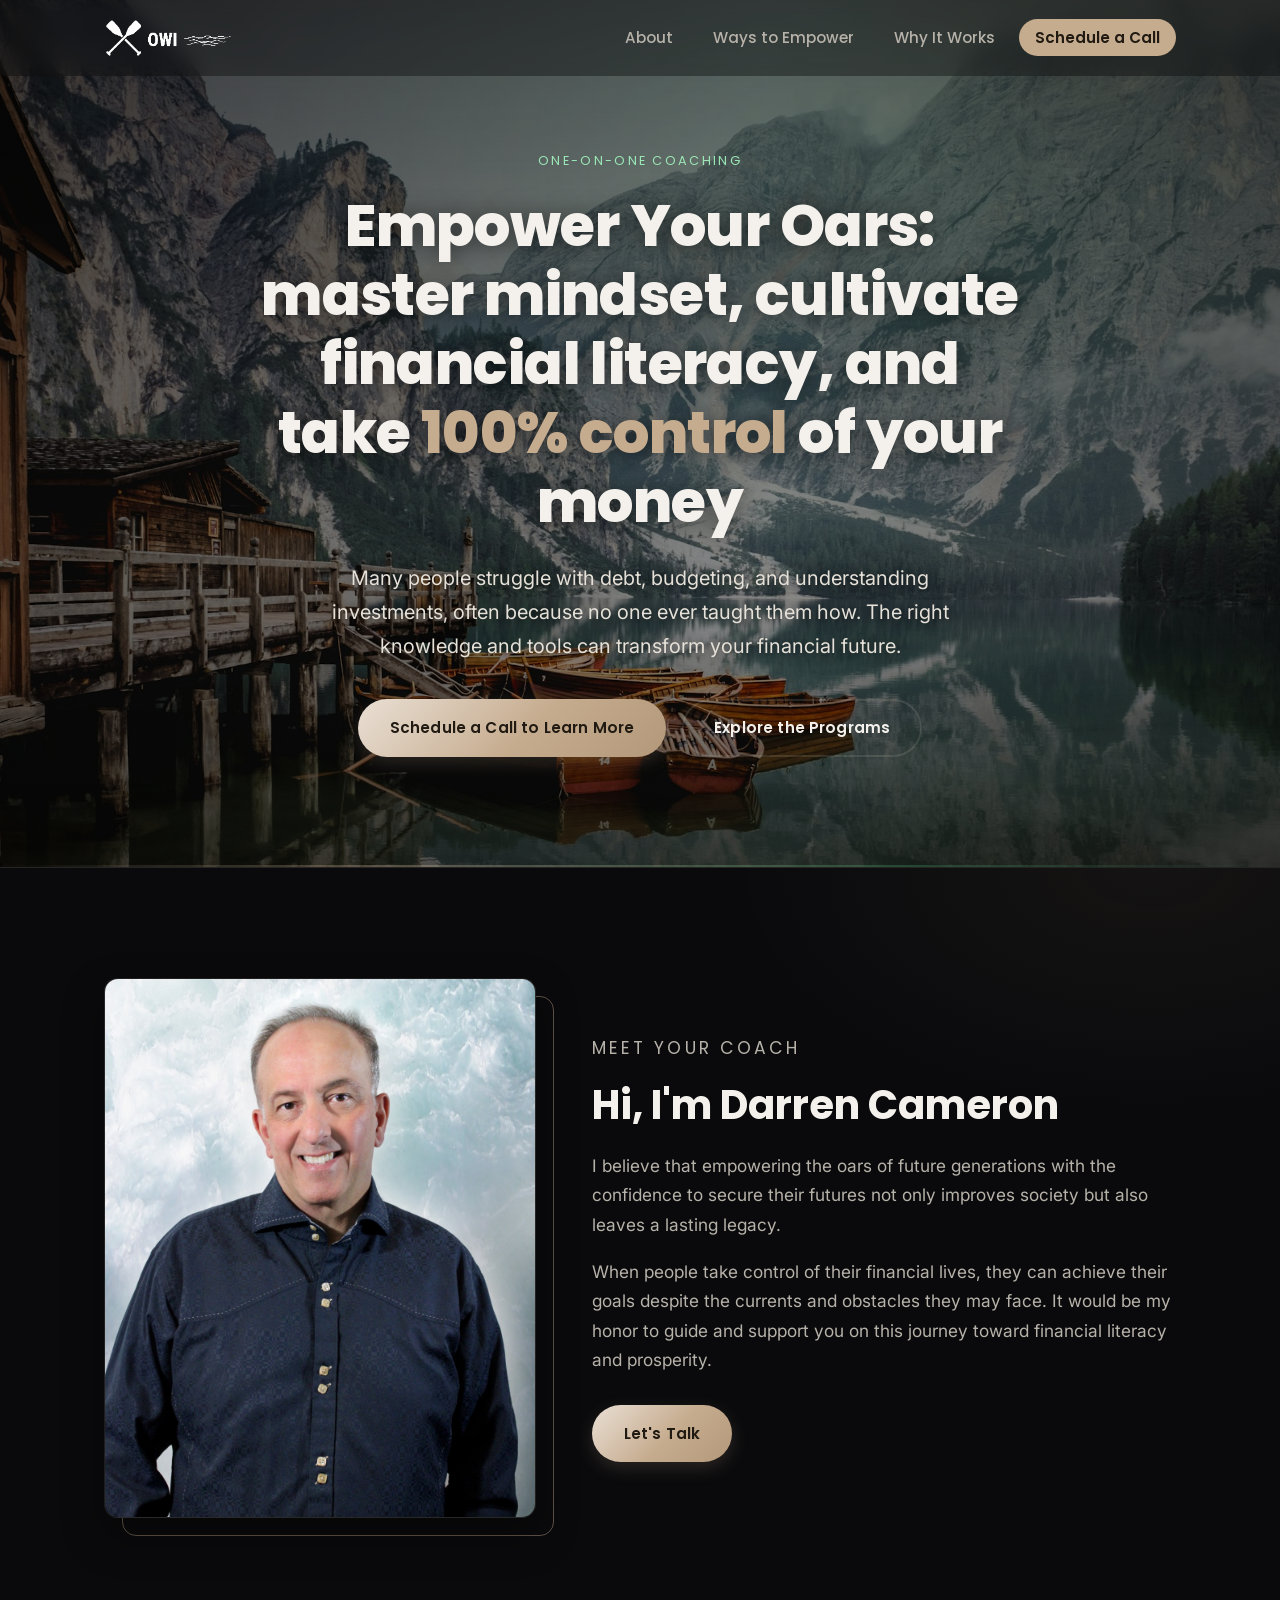
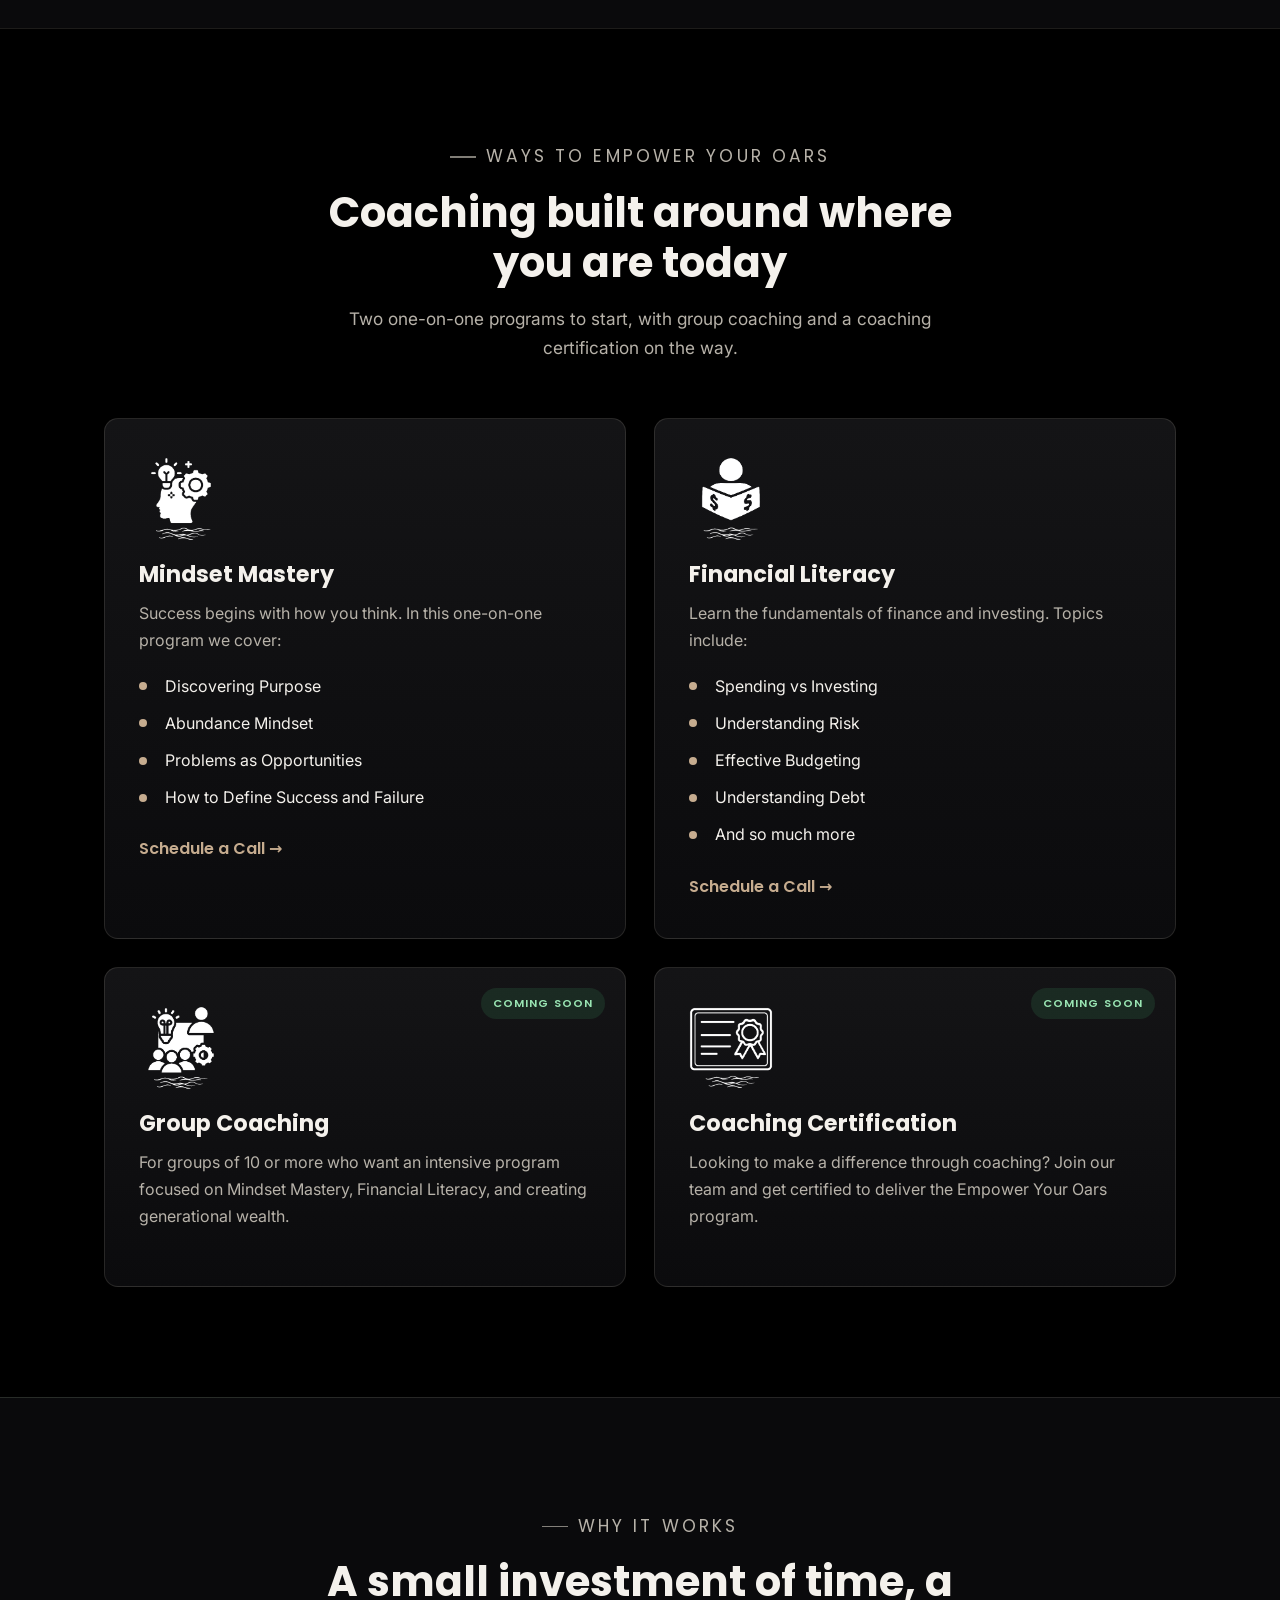
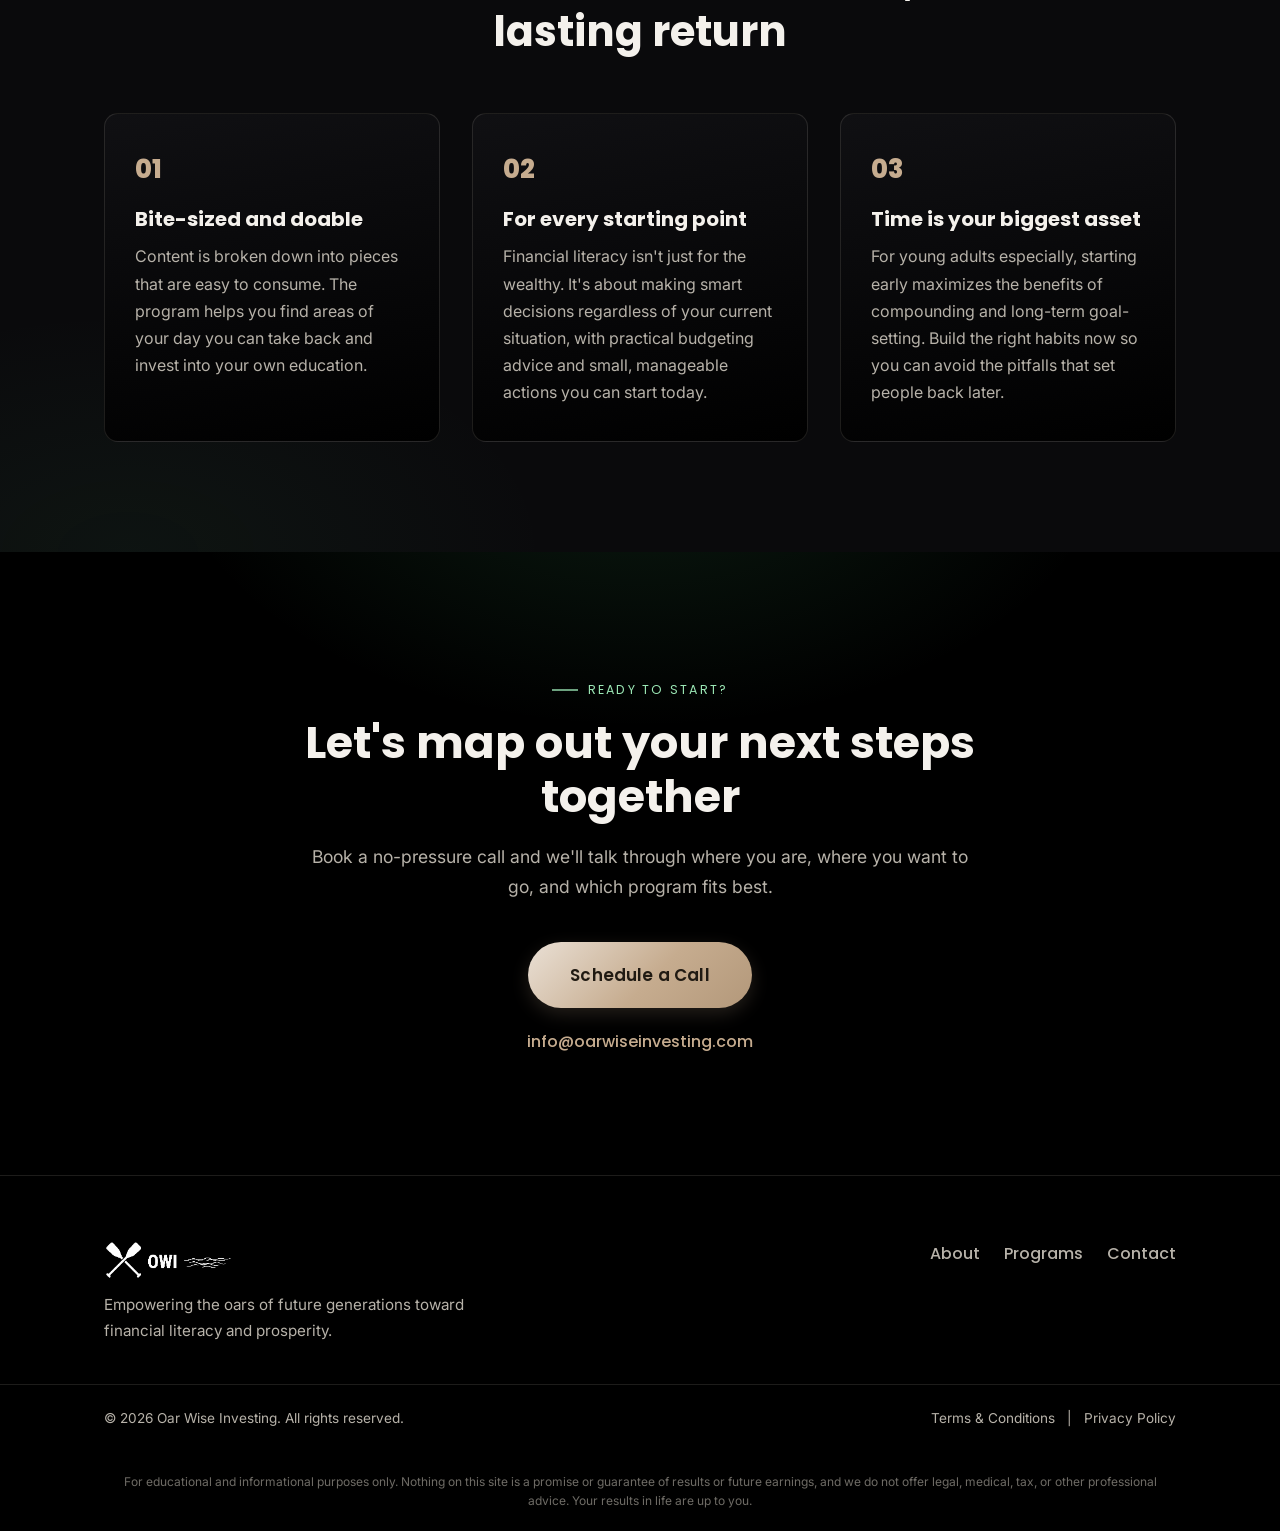
<file: index.html>
<!DOCTYPE html>
<html lang="en">
<!-- Built by Koinos | linkedin.com/in/chana | 2026 -->
<head>
    <meta charset="UTF-8">
    <meta name="viewport" content="width=device-width, initial-scale=1.0">
    <meta name="description" content="Empower Your Oars Coaching Program with Darren Cameron. One-on-one mindset mastery and financial literacy coaching to help you take 100% control of your money and build a lasting legacy.">
    <meta name="author" content="Oar Wise Investing">
    <meta name="robots" content="index, follow">
    <meta name="theme-color" content="#000000">
    <link rel="canonical" href="https://oarwiseinvesting.com/">
    <title>Oar Wise Investing | Empower Your Oars Coaching Program</title>

    <!-- Open Graph / social sharing -->
    <meta property="og:type" content="website">
    <meta property="og:title" content="Empower Your Oars Coaching Program">
    <meta property="og:description" content="Master mindset, cultivate financial literacy, and take 100% control of your money with one-on-one coaching from Darren Cameron.">
    <meta property="og:site_name" content="Oar Wise Investing">
    <meta property="og:url" content="https://oarwiseinvesting.com/">
    <meta property="og:image" content="https://oarwiseinvesting.com/images/social-card.jpg">
    <meta property="og:image:width" content="1200">
    <meta property="og:image:height" content="630">
    <meta property="og:image:alt" content="Oar Wise Investing - Empower Your Oars Coaching Program">
    <meta name="twitter:card" content="summary_large_image">
    <meta name="twitter:title" content="Empower Your Oars Coaching Program">
    <meta name="twitter:description" content="Master mindset, cultivate financial literacy, and take 100% control of your money.">
    <meta name="twitter:image" content="https://oarwiseinvesting.com/images/social-card.jpg">

    <link rel="icon" href="favicon.ico" sizes="any">
    <link rel="icon" type="image/png" href="images/logo-square.png">
    <link rel="apple-touch-icon" href="images/logo-square.png">

    <!-- Structured data: coaching business + founder -->
    <script type="application/ld+json">
    {
      "@context": "https://schema.org",
      "@type": "ProfessionalService",
      "name": "Oar Wise Investing",
      "alternateName": "Empower Your Oars Coaching Program",
      "description": "One-on-one mindset mastery and financial literacy coaching with Darren Cameron, helping people take control of their money and build a lasting legacy.",
      "url": "https://oarwiseinvesting.com/",
      "email": "info@oarwiseinvesting.com",
      "image": "https://oarwiseinvesting.com/images/social-card.jpg",
      "logo": "https://oarwiseinvesting.com/images/logo-square.png",
      "priceRange": "$$",
      "areaServed": "CA",
      "founder": {
        "@type": "Person",
        "name": "Darren Cameron",
        "jobTitle": "Financial Literacy & Mindset Coach"
      },
      "makesOffer": [
        {
          "@type": "Offer",
          "itemOffered": {
            "@type": "Service",
            "name": "Mindset Mastery Coaching Program",
            "description": "One-on-one coaching covering discovering purpose, abundance mindset, problems as opportunities, and defining success and failure."
          }
        },
        {
          "@type": "Offer",
          "itemOffered": {
            "@type": "Service",
            "name": "Financial Literacy Coaching Program",
            "description": "One-on-one coaching covering spending vs investing, understanding risk, effective budgeting, and understanding debt."
          }
        }
      ]
    }
    </script>
    <link rel="preconnect" href="https://fonts.googleapis.com">
    <link rel="preconnect" href="https://fonts.gstatic.com" crossorigin>
    <link href="https://fonts.googleapis.com/css2?family=Poppins:wght@400;500;600;700;800&family=Inter:wght@300;400;500;600&display=swap" rel="stylesheet">
    <link rel="stylesheet" href="styles.css">
</head>
<body>
    <!-- Navigation -->
    <header class="site-header" id="top">
        <nav class="nav-container">
            <a href="#top" class="logo" aria-label="Oar Wise Investing home">
                <img src="images/logo-wide.png" alt="Oar Wise Investing" class="logo-img">
            </a>
            <button class="nav-toggle" aria-label="Toggle navigation" aria-expanded="false">
                <span></span>
                <span></span>
                <span></span>
            </button>
            <ul class="nav-links">
                <li><a href="#about">About</a></li>
                <li><a href="#programs">Ways to Empower</a></li>
                <li><a href="#approach">Why It Works</a></li>
                <li><a href="#contact" class="nav-cta">Schedule a Call</a></li>
            </ul>
        </nav>
    </header>

    <!-- Hero Section -->
    <section class="hero">
        <div class="hero-bg" aria-hidden="true"></div>
        <div class="hero-content">
            <p class="hero-eyebrow">One-on-One Coaching</p>
            <h1>Empower Your Oars: master mindset, cultivate financial literacy, and take <em>100% control</em> of your money</h1>
            <p class="hero-subtitle">Many people struggle with debt, budgeting, and understanding investments, often because no one ever taught them how. The right knowledge and tools can transform your financial future.</p>
            <div class="hero-actions">
                <a href="#contact" class="btn btn-primary">Schedule a Call to Learn More</a>
                <a href="#programs" class="btn btn-secondary">Explore the Programs</a>
            </div>
        </div>
    </section>

    <!-- About / Darren Section -->
    <section class="about" id="about">
        <div class="container about-grid">
            <div class="about-photo">
                <div class="about-photo-frame">
                    <img src="images/darren.jpg" alt="Darren Cameron, founder of Oar Wise Investing" loading="lazy">
                </div>
            </div>
            <div class="about-text">
                <p class="section-eyebrow">Meet Your Coach</p>
                <h2>Hi, I'm Darren Cameron</h2>
                <p>I believe that empowering the oars of future generations with the confidence to secure their futures not only improves society but also leaves a lasting legacy.</p>
                <p>When people take control of their financial lives, they can achieve their goals despite the currents and obstacles they may face. It would be my honor to guide and support you on this journey toward financial literacy and prosperity.</p>
                <a href="#contact" class="btn btn-primary btn-inline">Let's Talk</a>
            </div>
        </div>
    </section>

    <!-- Programs Section -->
    <section class="programs" id="programs">
        <div class="container">
            <div class="section-header">
                <p class="section-eyebrow">Ways to Empower Your Oars</p>
                <h2>Coaching built around where you are today</h2>
                <p class="section-lead">Two one-on-one programs to start, with group coaching and a coaching certification on the way.</p>
            </div>
            <div class="programs-grid">
                <!-- Mindset Mastery -->
                <article class="program-card">
                    <div class="program-icon">
                        <img src="images/icon-mindset.png" alt="" loading="lazy">
                    </div>
                    <h3>Mindset Mastery</h3>
                    <p class="program-desc">Success begins with how you think. In this one-on-one program we cover:</p>
                    <ul class="program-list">
                        <li>Discovering Purpose</li>
                        <li>Abundance Mindset</li>
                        <li>Problems as Opportunities</li>
                        <li>How to Define Success and Failure</li>
                    </ul>
                    <a href="#contact" class="program-link">Schedule a Call &rarr;</a>
                </article>

                <!-- Financial Literacy -->
                <article class="program-card">
                    <div class="program-icon">
                        <img src="images/icon-financial.png" alt="" loading="lazy">
                    </div>
                    <h3>Financial Literacy</h3>
                    <p class="program-desc">Learn the fundamentals of finance and investing. Topics include:</p>
                    <ul class="program-list">
                        <li>Spending vs Investing</li>
                        <li>Understanding Risk</li>
                        <li>Effective Budgeting</li>
                        <li>Understanding Debt</li>
                        <li>And so much more</li>
                    </ul>
                    <a href="#contact" class="program-link">Schedule a Call &rarr;</a>
                </article>

                <!-- Group Coaching -->
                <article class="program-card program-card--soon">
                    <span class="program-badge">Coming Soon</span>
                    <div class="program-icon">
                        <img src="images/icon-group.png" alt="" loading="lazy">
                    </div>
                    <h3>Group Coaching</h3>
                    <p class="program-desc">For groups of 10 or more who want an intensive program focused on Mindset Mastery, Financial Literacy, and creating generational wealth.</p>
                </article>

                <!-- Certification -->
                <article class="program-card program-card--soon">
                    <span class="program-badge">Coming Soon</span>
                    <div class="program-icon">
                        <img src="images/icon-certification.png" alt="" loading="lazy">
                    </div>
                    <h3>Coaching Certification</h3>
                    <p class="program-desc">Looking to make a difference through coaching? Join our team and get certified to deliver the Empower Your Oars program.</p>
                </article>
            </div>
        </div>
    </section>

    <!-- Approach / Why It Works -->
    <section class="approach" id="approach">
        <div class="container">
            <div class="section-header">
                <p class="section-eyebrow">Why It Works</p>
                <h2>A small investment of time, a lasting return</h2>
            </div>
            <div class="approach-grid">
                <div class="approach-item">
                    <div class="approach-num">01</div>
                    <h3>Bite-sized and doable</h3>
                    <p>Content is broken down into pieces that are easy to consume. The program helps you find areas of your day you can take back and invest into your own education.</p>
                </div>
                <div class="approach-item">
                    <div class="approach-num">02</div>
                    <h3>For every starting point</h3>
                    <p>Financial literacy isn't just for the wealthy. It's about making smart decisions regardless of your current situation, with practical budgeting advice and small, manageable actions you can start today.</p>
                </div>
                <div class="approach-item">
                    <div class="approach-num">03</div>
                    <h3>Time is your biggest asset</h3>
                    <p>For young adults especially, starting early maximizes the benefits of compounding and long-term goal-setting. Build the right habits now so you can avoid the pitfalls that set people back later.</p>
                </div>
            </div>
        </div>
    </section>

    <!-- Contact / CTA Section -->
    <section class="contact" id="contact">
        <div class="container contact-inner">
            <p class="section-eyebrow section-eyebrow--light">Ready to Start?</p>
            <h2>Let's map out your next steps together</h2>
            <p class="contact-lead">Book a no-pressure call and we'll talk through where you are, where you want to go, and which program fits best.</p>
            <div class="contact-actions">
                <a href="https://oarwiseinvesting.com/schedule-call-6978-4164" class="btn btn-primary btn-lg">Schedule a Call</a>
                <a href="mailto:info@oarwiseinvesting.com" class="contact-email">info@oarwiseinvesting.com</a>
            </div>
        </div>
    </section>

    <!-- Footer -->
    <footer class="site-footer">
        <div class="container footer-inner">
            <div class="footer-brand">
                <img src="images/logo-wide.png" alt="Oar Wise Investing" class="footer-logo">
                <p>Empowering the oars of future generations toward financial literacy and prosperity.</p>
            </div>
            <div class="footer-links">
                <a href="#about">About</a>
                <a href="#programs">Programs</a>
                <a href="#contact">Contact</a>
            </div>
        </div>
        <div class="footer-bottom">
            <div class="container footer-bottom-inner">
                <p>&copy; <span id="year">2026</span> Oar Wise Investing. All rights reserved.</p>
                <p class="footer-legal">
                    <a href="#">Terms &amp; Conditions</a>
                    <span aria-hidden="true">|</span>
                    <a href="#">Privacy Policy</a>
                </p>
            </div>
        </div>
        <div class="footer-disclaimer">
            <div class="container">
                <p>For educational and informational purposes only. Nothing on this site is a promise or guarantee of results or future earnings, and we do not offer legal, medical, tax, or other professional advice. Your results in life are up to you.</p>
            </div>
        </div>
    </footer>

    <script>
        // Mobile nav toggle
        (function () {
            var toggle = document.querySelector('.nav-toggle');
            var links = document.querySelector('.nav-links');
            if (toggle && links) {
                var siteHeader = document.querySelector('.site-header');
                toggle.addEventListener('click', function () {
                    var open = links.classList.toggle('is-open');
                    toggle.setAttribute('aria-expanded', open ? 'true' : 'false');
                    if (siteHeader) { siteHeader.classList.toggle('menu-open', open); }
                });
                links.addEventListener('click', function (e) {
                    if (e.target.tagName === 'A') {
                        links.classList.remove('is-open');
                        toggle.setAttribute('aria-expanded', 'false');
                        if (siteHeader) { siteHeader.classList.remove('menu-open'); }
                    }
                });
            }

            // Shrink header on scroll
            var header = document.querySelector('.site-header');
            window.addEventListener('scroll', function () {
                if (window.scrollY > 20) {
                    header.classList.add('is-scrolled');
                } else {
                    header.classList.remove('is-scrolled');
                }
            });

            // Reveal on scroll
            var revealEls = document.querySelectorAll('[data-reveal], .program-card, .approach-item, .about-grid');
            if ('IntersectionObserver' in window) {
                var io = new IntersectionObserver(function (entries) {
                    entries.forEach(function (entry) {
                        if (entry.isIntersecting) {
                            entry.target.classList.add('is-visible');
                            io.unobserve(entry.target);
                        }
                    });
                }, { threshold: 0.12 });
                revealEls.forEach(function (el) {
                    el.classList.add('reveal');
                    io.observe(el);
                });
            }

            // Current year
            var y = document.getElementById('year');
            if (y) { y.textContent = new Date().getFullYear(); }
        })();
    </script>
</body>
</html>
</file>
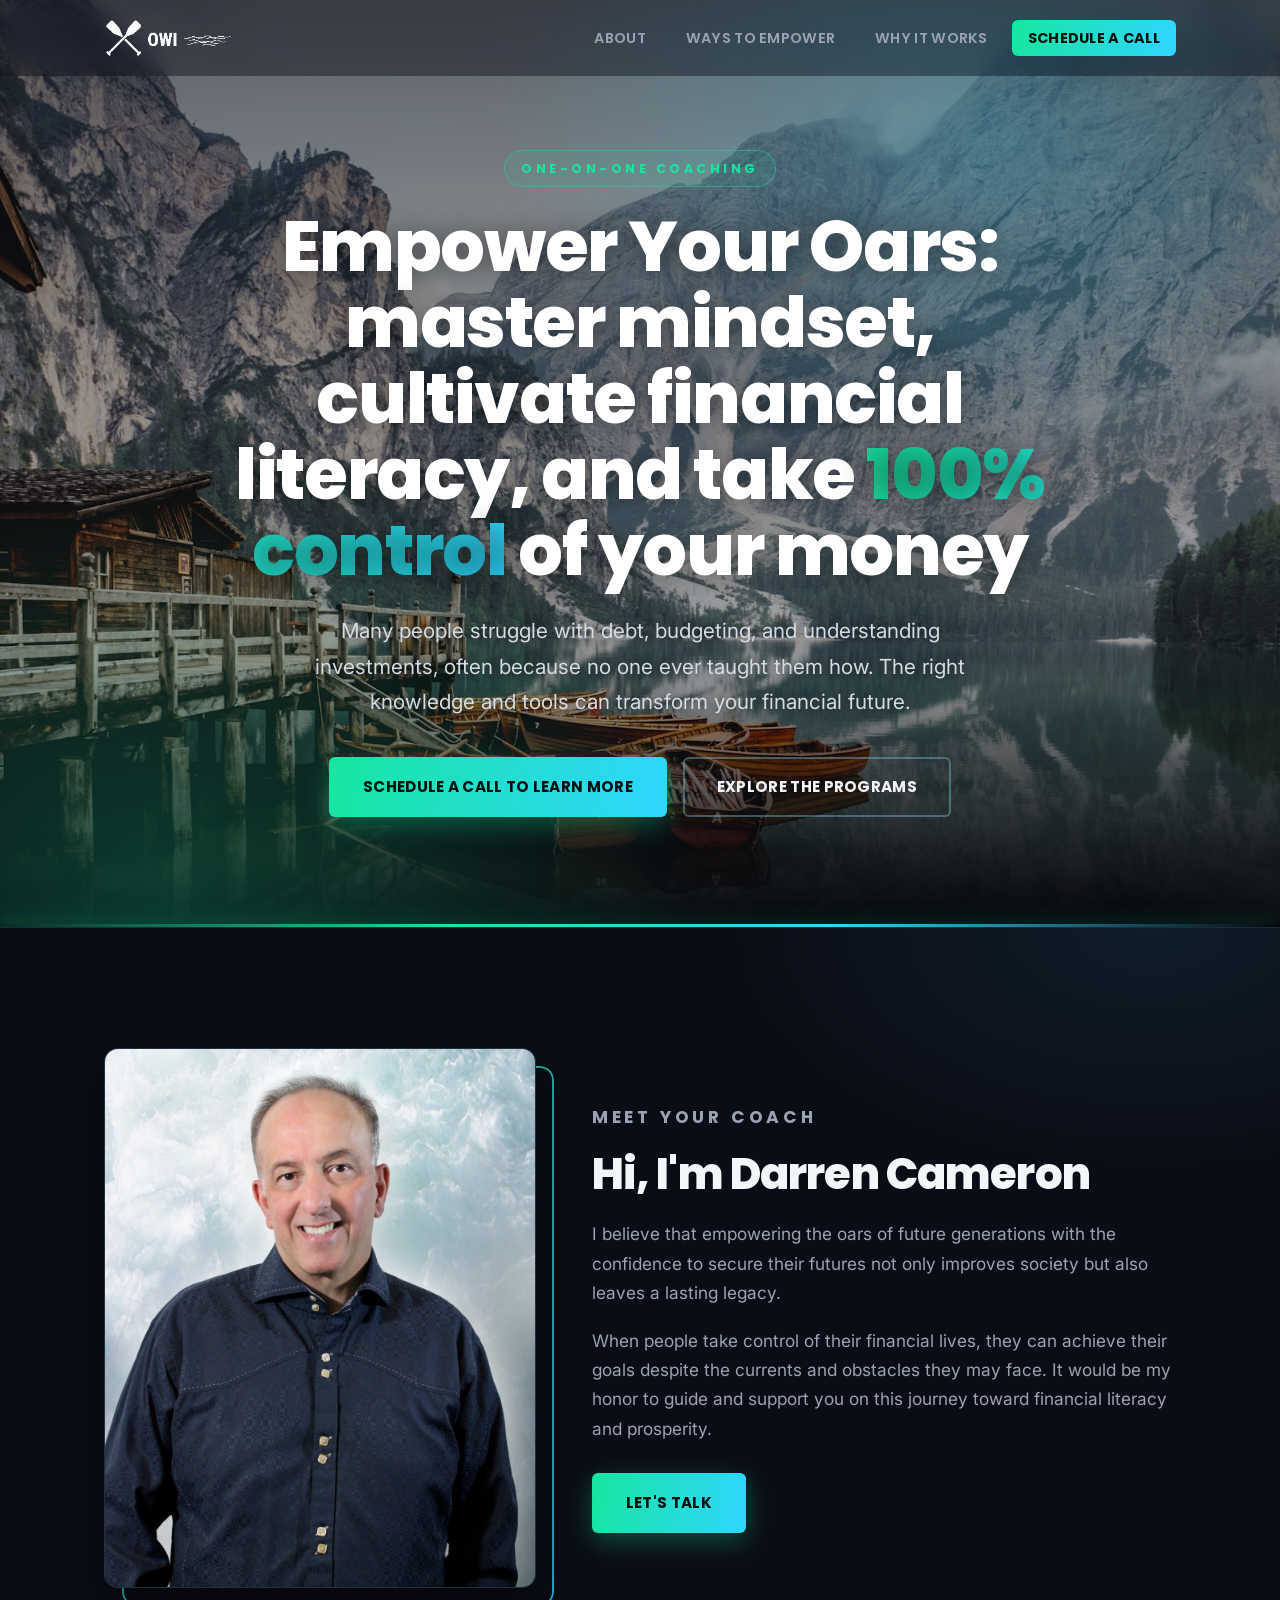
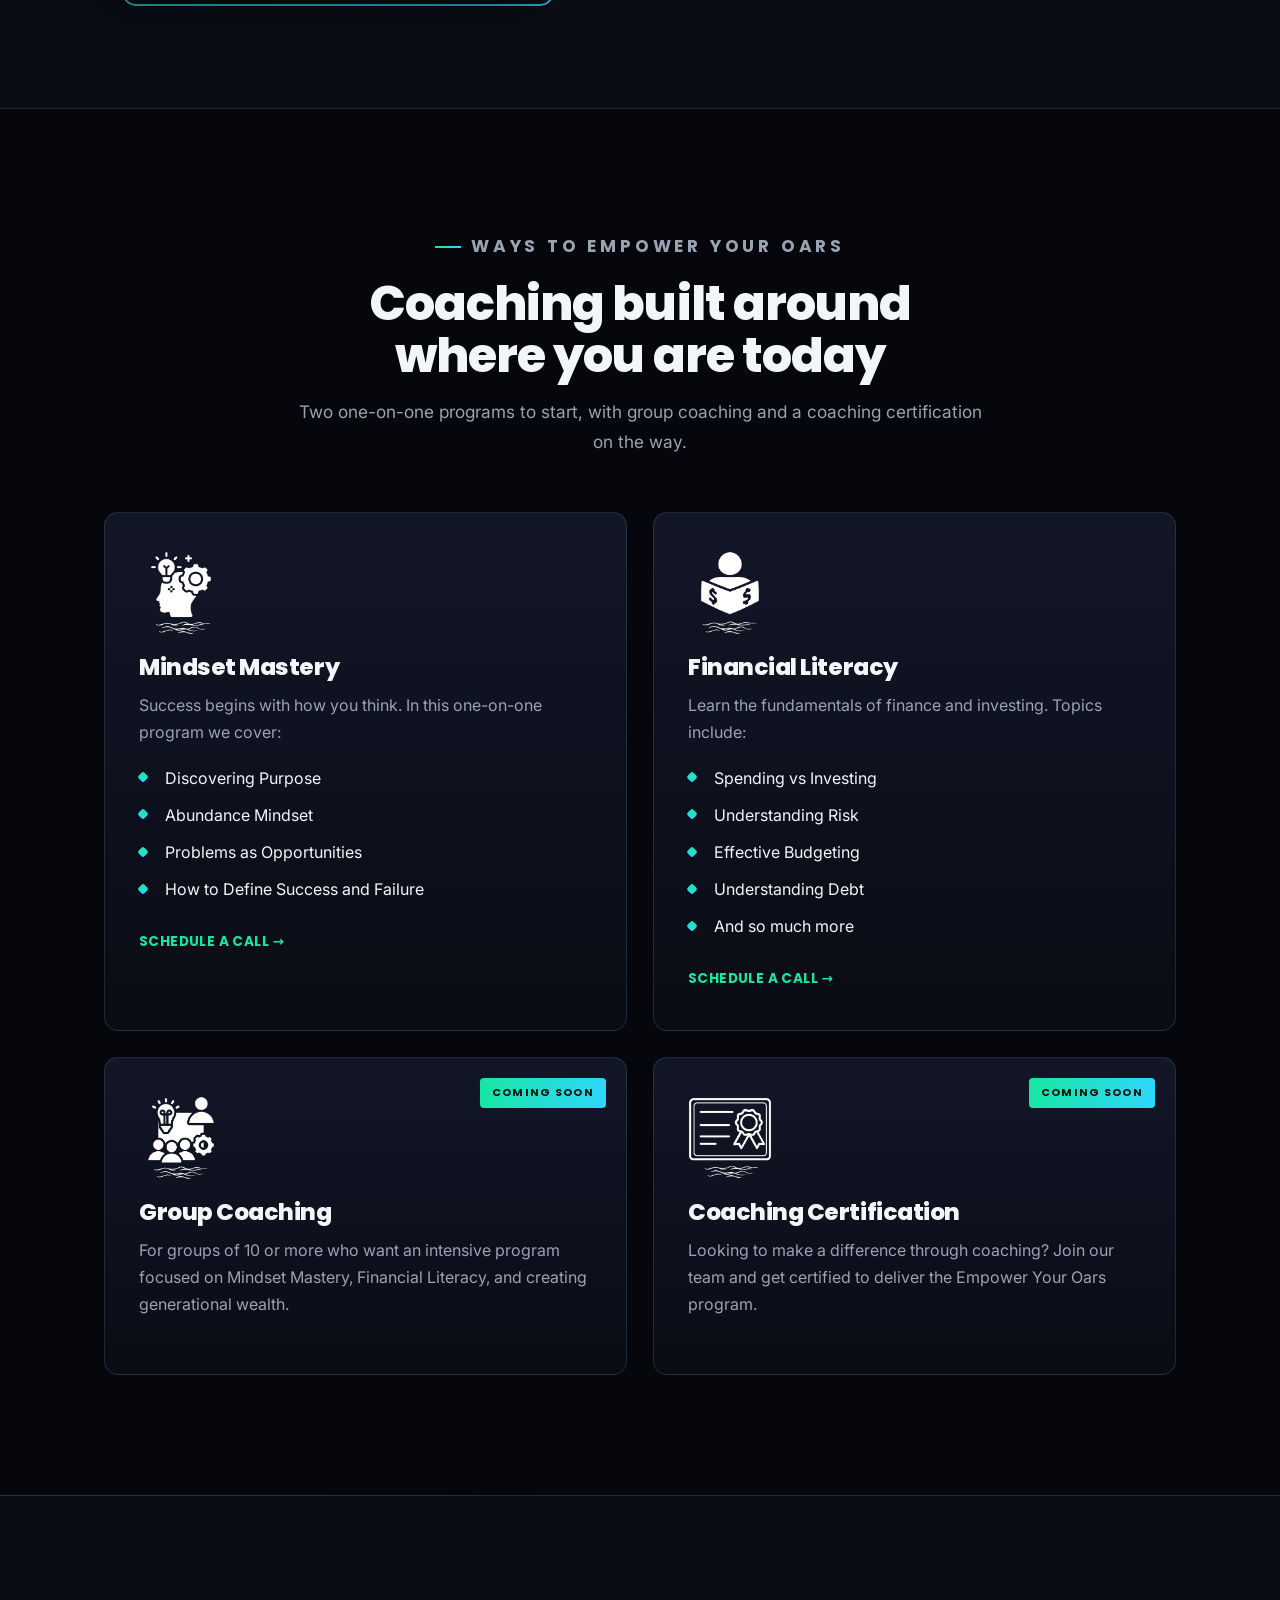
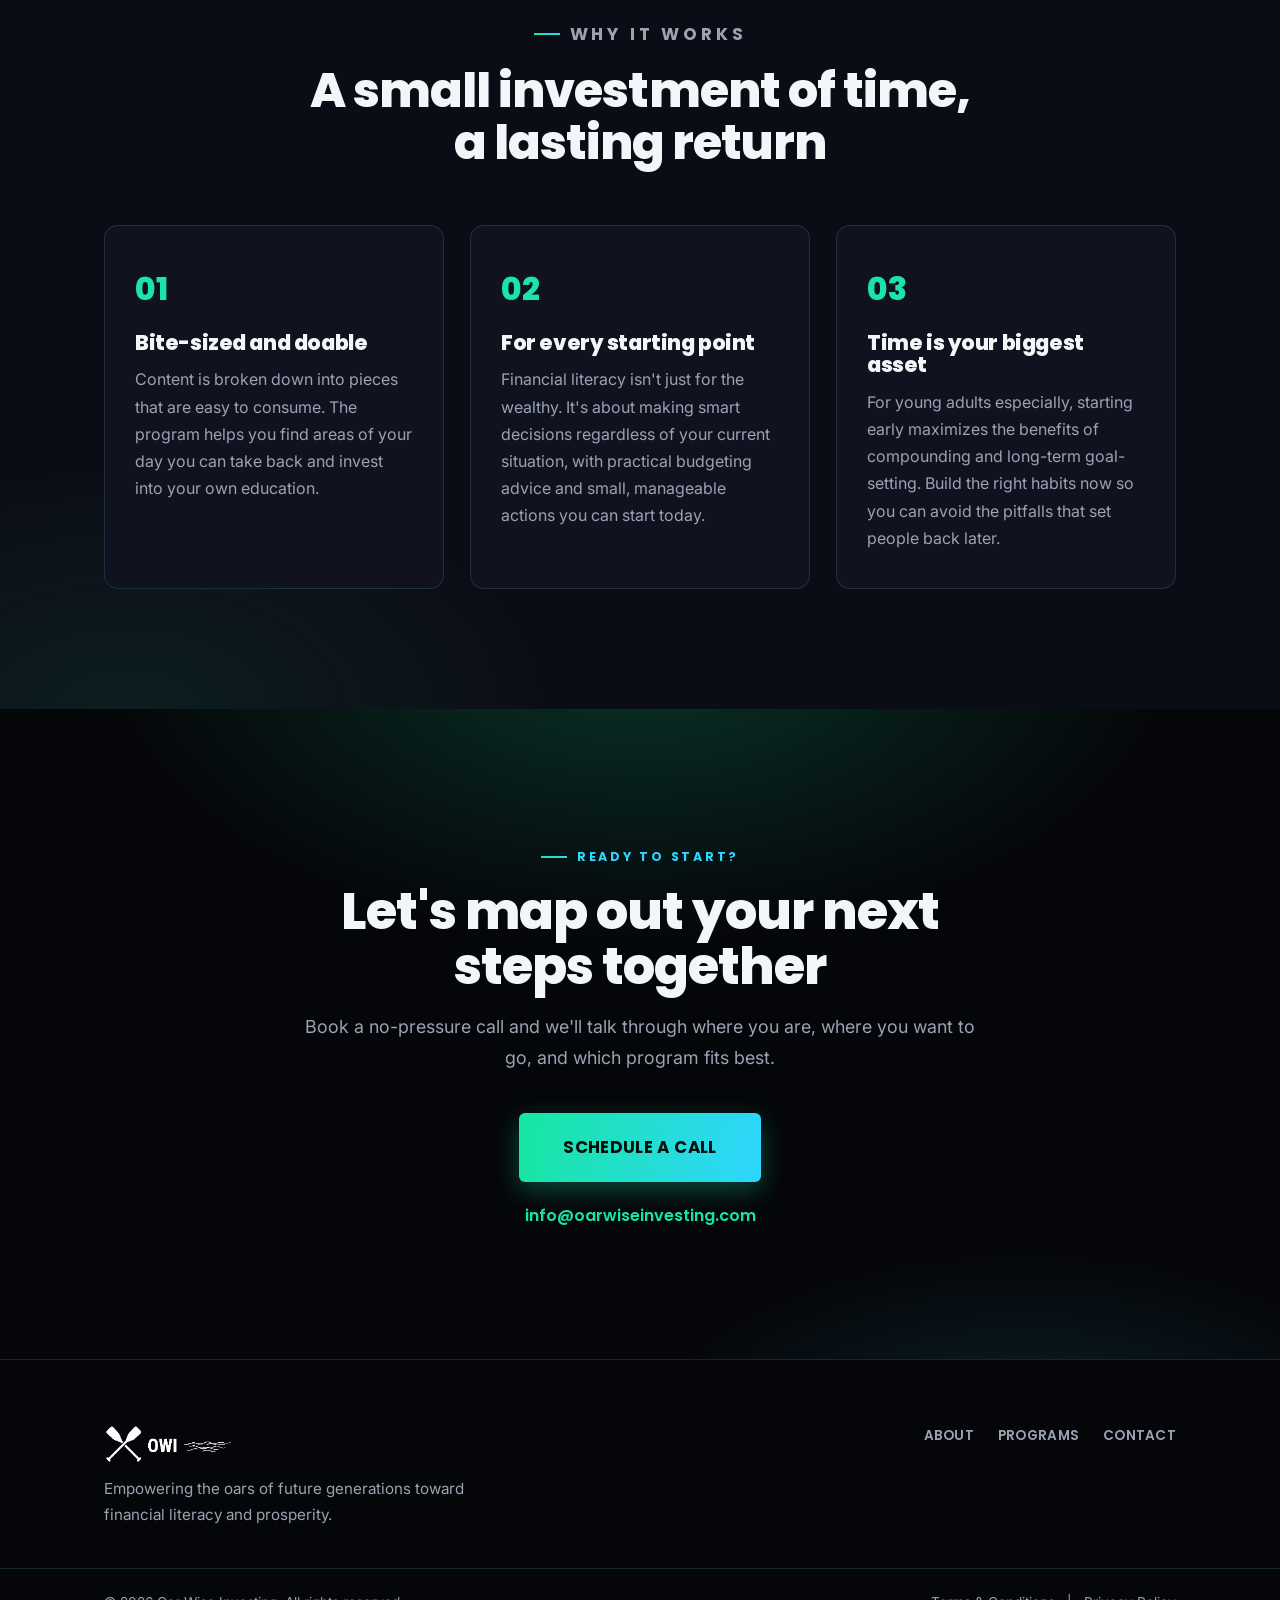
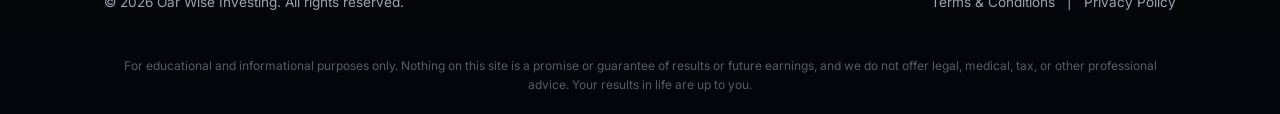
<file: index-edgy.html>
<!DOCTYPE html>
<html lang="en">
<!-- Built by Koinos | linkedin.com/in/chana | 2026 -->
<head>
    <meta charset="UTF-8">
    <meta name="viewport" content="width=device-width, initial-scale=1.0">
    <meta name="description" content="Empower Your Oars Coaching Program with Darren Cameron. One-on-one mindset mastery and financial literacy coaching to help you take 100% control of your money and build a lasting legacy.">
    <meta name="author" content="Oar Wise Investing">
    <meta name="robots" content="noindex, nofollow">
    <meta name="theme-color" content="#06070d">
    <title>Oar Wise Investing | Empower Your Oars (Bold Theme Preview)</title>

    <!-- Open Graph / social sharing -->
    <meta property="og:type" content="website">
    <meta property="og:title" content="Empower Your Oars Coaching Program">
    <meta property="og:description" content="Master mindset, cultivate financial literacy, and take 100% control of your money with one-on-one coaching from Darren Cameron.">
    <meta property="og:site_name" content="Oar Wise Investing">
    <meta property="og:url" content="https://oarwiseinvesting.com/">
    <meta property="og:image" content="https://oarwiseinvesting.com/images/social-card.jpg">
    <meta property="og:image:width" content="1200">
    <meta property="og:image:height" content="630">
    <meta property="og:image:alt" content="Oar Wise Investing - Empower Your Oars Coaching Program">
    <meta name="twitter:card" content="summary_large_image">
    <meta name="twitter:title" content="Empower Your Oars Coaching Program">
    <meta name="twitter:description" content="Master mindset, cultivate financial literacy, and take 100% control of your money.">
    <meta name="twitter:image" content="https://oarwiseinvesting.com/images/social-card.jpg">

    <link rel="icon" href="favicon.ico" sizes="any">
    <link rel="icon" type="image/png" href="images/logo-square.png">
    <link rel="apple-touch-icon" href="images/logo-square.png">

    <!-- Structured data: coaching business + founder -->
    <script type="application/ld+json">
    {
      "@context": "https://schema.org",
      "@type": "ProfessionalService",
      "name": "Oar Wise Investing",
      "alternateName": "Empower Your Oars Coaching Program",
      "description": "One-on-one mindset mastery and financial literacy coaching with Darren Cameron, helping people take control of their money and build a lasting legacy.",
      "url": "https://oarwiseinvesting.com/",
      "email": "info@oarwiseinvesting.com",
      "image": "https://oarwiseinvesting.com/images/social-card.jpg",
      "logo": "https://oarwiseinvesting.com/images/logo-square.png",
      "priceRange": "$$",
      "areaServed": "CA",
      "founder": {
        "@type": "Person",
        "name": "Darren Cameron",
        "jobTitle": "Financial Literacy & Mindset Coach"
      },
      "makesOffer": [
        {
          "@type": "Offer",
          "itemOffered": {
            "@type": "Service",
            "name": "Mindset Mastery Coaching Program",
            "description": "One-on-one coaching covering discovering purpose, abundance mindset, problems as opportunities, and defining success and failure."
          }
        },
        {
          "@type": "Offer",
          "itemOffered": {
            "@type": "Service",
            "name": "Financial Literacy Coaching Program",
            "description": "One-on-one coaching covering spending vs investing, understanding risk, effective budgeting, and understanding debt."
          }
        }
      ]
    }
    </script>
    <link rel="preconnect" href="https://fonts.googleapis.com">
    <link rel="preconnect" href="https://fonts.gstatic.com" crossorigin>
    <link href="https://fonts.googleapis.com/css2?family=Poppins:wght@400;500;600;700;800&family=Inter:wght@300;400;500;600&display=swap" rel="stylesheet">
    <link rel="stylesheet" href="styles-edgy.css">
</head>
<body>
    <!-- Navigation -->
    <header class="site-header" id="top">
        <nav class="nav-container">
            <a href="#top" class="logo" aria-label="Oar Wise Investing home">
                <img src="images/logo-wide.png" alt="Oar Wise Investing" class="logo-img">
            </a>
            <button class="nav-toggle" aria-label="Toggle navigation" aria-expanded="false">
                <span></span>
                <span></span>
                <span></span>
            </button>
            <ul class="nav-links">
                <li><a href="#about">About</a></li>
                <li><a href="#programs">Ways to Empower</a></li>
                <li><a href="#approach">Why It Works</a></li>
                <li><a href="#contact" class="nav-cta">Schedule a Call</a></li>
            </ul>
        </nav>
    </header>

    <!-- Hero Section -->
    <section class="hero">
        <div class="hero-bg" aria-hidden="true"></div>
        <div class="hero-content">
            <p class="hero-eyebrow">One-on-One Coaching</p>
            <h1>Empower Your Oars: master mindset, cultivate financial literacy, and take <em>100% control</em> of your money</h1>
            <p class="hero-subtitle">Many people struggle with debt, budgeting, and understanding investments, often because no one ever taught them how. The right knowledge and tools can transform your financial future.</p>
            <div class="hero-actions">
                <a href="#contact" class="btn btn-primary">Schedule a Call to Learn More</a>
                <a href="#programs" class="btn btn-secondary">Explore the Programs</a>
            </div>
        </div>
    </section>

    <!-- About / Darren Section -->
    <section class="about" id="about">
        <div class="container about-grid">
            <div class="about-photo">
                <div class="about-photo-frame">
                    <img src="images/darren.jpg" alt="Darren Cameron, founder of Oar Wise Investing" loading="lazy">
                </div>
            </div>
            <div class="about-text">
                <p class="section-eyebrow">Meet Your Coach</p>
                <h2>Hi, I'm Darren Cameron</h2>
                <p>I believe that empowering the oars of future generations with the confidence to secure their futures not only improves society but also leaves a lasting legacy.</p>
                <p>When people take control of their financial lives, they can achieve their goals despite the currents and obstacles they may face. It would be my honor to guide and support you on this journey toward financial literacy and prosperity.</p>
                <a href="#contact" class="btn btn-primary btn-inline">Let's Talk</a>
            </div>
        </div>
    </section>

    <!-- Programs Section -->
    <section class="programs" id="programs">
        <div class="container">
            <div class="section-header">
                <p class="section-eyebrow">Ways to Empower Your Oars</p>
                <h2>Coaching built around where you are today</h2>
                <p class="section-lead">Two one-on-one programs to start, with group coaching and a coaching certification on the way.</p>
            </div>
            <div class="programs-grid">
                <!-- Mindset Mastery -->
                <article class="program-card">
                    <div class="program-icon">
                        <img src="images/icon-mindset.png" alt="" loading="lazy">
                    </div>
                    <h3>Mindset Mastery</h3>
                    <p class="program-desc">Success begins with how you think. In this one-on-one program we cover:</p>
                    <ul class="program-list">
                        <li>Discovering Purpose</li>
                        <li>Abundance Mindset</li>
                        <li>Problems as Opportunities</li>
                        <li>How to Define Success and Failure</li>
                    </ul>
                    <a href="#contact" class="program-link">Schedule a Call &rarr;</a>
                </article>

                <!-- Financial Literacy -->
                <article class="program-card">
                    <div class="program-icon">
                        <img src="images/icon-financial.png" alt="" loading="lazy">
                    </div>
                    <h3>Financial Literacy</h3>
                    <p class="program-desc">Learn the fundamentals of finance and investing. Topics include:</p>
                    <ul class="program-list">
                        <li>Spending vs Investing</li>
                        <li>Understanding Risk</li>
                        <li>Effective Budgeting</li>
                        <li>Understanding Debt</li>
                        <li>And so much more</li>
                    </ul>
                    <a href="#contact" class="program-link">Schedule a Call &rarr;</a>
                </article>

                <!-- Group Coaching -->
                <article class="program-card program-card--soon">
                    <span class="program-badge">Coming Soon</span>
                    <div class="program-icon">
                        <img src="images/icon-group.png" alt="" loading="lazy">
                    </div>
                    <h3>Group Coaching</h3>
                    <p class="program-desc">For groups of 10 or more who want an intensive program focused on Mindset Mastery, Financial Literacy, and creating generational wealth.</p>
                </article>

                <!-- Certification -->
                <article class="program-card program-card--soon">
                    <span class="program-badge">Coming Soon</span>
                    <div class="program-icon">
                        <img src="images/icon-certification.png" alt="" loading="lazy">
                    </div>
                    <h3>Coaching Certification</h3>
                    <p class="program-desc">Looking to make a difference through coaching? Join our team and get certified to deliver the Empower Your Oars program.</p>
                </article>
            </div>
        </div>
    </section>

    <!-- Approach / Why It Works -->
    <section class="approach" id="approach">
        <div class="container">
            <div class="section-header">
                <p class="section-eyebrow">Why It Works</p>
                <h2>A small investment of time, a lasting return</h2>
            </div>
            <div class="approach-grid">
                <div class="approach-item">
                    <div class="approach-num">01</div>
                    <h3>Bite-sized and doable</h3>
                    <p>Content is broken down into pieces that are easy to consume. The program helps you find areas of your day you can take back and invest into your own education.</p>
                </div>
                <div class="approach-item">
                    <div class="approach-num">02</div>
                    <h3>For every starting point</h3>
                    <p>Financial literacy isn't just for the wealthy. It's about making smart decisions regardless of your current situation, with practical budgeting advice and small, manageable actions you can start today.</p>
                </div>
                <div class="approach-item">
                    <div class="approach-num">03</div>
                    <h3>Time is your biggest asset</h3>
                    <p>For young adults especially, starting early maximizes the benefits of compounding and long-term goal-setting. Build the right habits now so you can avoid the pitfalls that set people back later.</p>
                </div>
            </div>
        </div>
    </section>

    <!-- Contact / CTA Section -->
    <section class="contact" id="contact">
        <div class="container contact-inner">
            <p class="section-eyebrow section-eyebrow--light">Ready to Start?</p>
            <h2>Let's map out your next steps together</h2>
            <p class="contact-lead">Book a no-pressure call and we'll talk through where you are, where you want to go, and which program fits best.</p>
            <div class="contact-actions">
                <a href="https://oarwiseinvesting.com/schedule-call-6978-4164" class="btn btn-primary btn-lg">Schedule a Call</a>
                <a href="mailto:info@oarwiseinvesting.com" class="contact-email">info@oarwiseinvesting.com</a>
            </div>
        </div>
    </section>

    <!-- Footer -->
    <footer class="site-footer">
        <div class="container footer-inner">
            <div class="footer-brand">
                <img src="images/logo-wide.png" alt="Oar Wise Investing" class="footer-logo">
                <p>Empowering the oars of future generations toward financial literacy and prosperity.</p>
            </div>
            <div class="footer-links">
                <a href="#about">About</a>
                <a href="#programs">Programs</a>
                <a href="#contact">Contact</a>
            </div>
        </div>
        <div class="footer-bottom">
            <div class="container footer-bottom-inner">
                <p>&copy; <span id="year">2026</span> Oar Wise Investing. All rights reserved.</p>
                <p class="footer-legal">
                    <a href="#">Terms &amp; Conditions</a>
                    <span aria-hidden="true">|</span>
                    <a href="#">Privacy Policy</a>
                </p>
            </div>
        </div>
        <div class="footer-disclaimer">
            <div class="container">
                <p>For educational and informational purposes only. Nothing on this site is a promise or guarantee of results or future earnings, and we do not offer legal, medical, tax, or other professional advice. Your results in life are up to you.</p>
            </div>
        </div>
    </footer>

    <script>
        // Mobile nav toggle
        (function () {
            var toggle = document.querySelector('.nav-toggle');
            var links = document.querySelector('.nav-links');
            if (toggle && links) {
                var siteHeader = document.querySelector('.site-header');
                toggle.addEventListener('click', function () {
                    var open = links.classList.toggle('is-open');
                    toggle.setAttribute('aria-expanded', open ? 'true' : 'false');
                    if (siteHeader) { siteHeader.classList.toggle('menu-open', open); }
                });
                links.addEventListener('click', function (e) {
                    if (e.target.tagName === 'A') {
                        links.classList.remove('is-open');
                        toggle.setAttribute('aria-expanded', 'false');
                        if (siteHeader) { siteHeader.classList.remove('menu-open'); }
                    }
                });
            }

            // Shrink header on scroll
            var header = document.querySelector('.site-header');
            window.addEventListener('scroll', function () {
                if (window.scrollY > 20) {
                    header.classList.add('is-scrolled');
                } else {
                    header.classList.remove('is-scrolled');
                }
            });

            // Reveal on scroll
            var revealEls = document.querySelectorAll('[data-reveal], .program-card, .approach-item, .about-grid');
            if ('IntersectionObserver' in window) {
                var io = new IntersectionObserver(function (entries) {
                    entries.forEach(function (entry) {
                        if (entry.isIntersecting) {
                            entry.target.classList.add('is-visible');
                            io.unobserve(entry.target);
                        }
                    });
                }, { threshold: 0.12 });
                revealEls.forEach(function (el) {
                    el.classList.add('reveal');
                    io.observe(el);
                });
            }

            // Current year
            var y = document.getElementById('year');
            if (y) { y.textContent = new Date().getFullYear(); }
        })();
    </script>
</body>
</html>
</file>
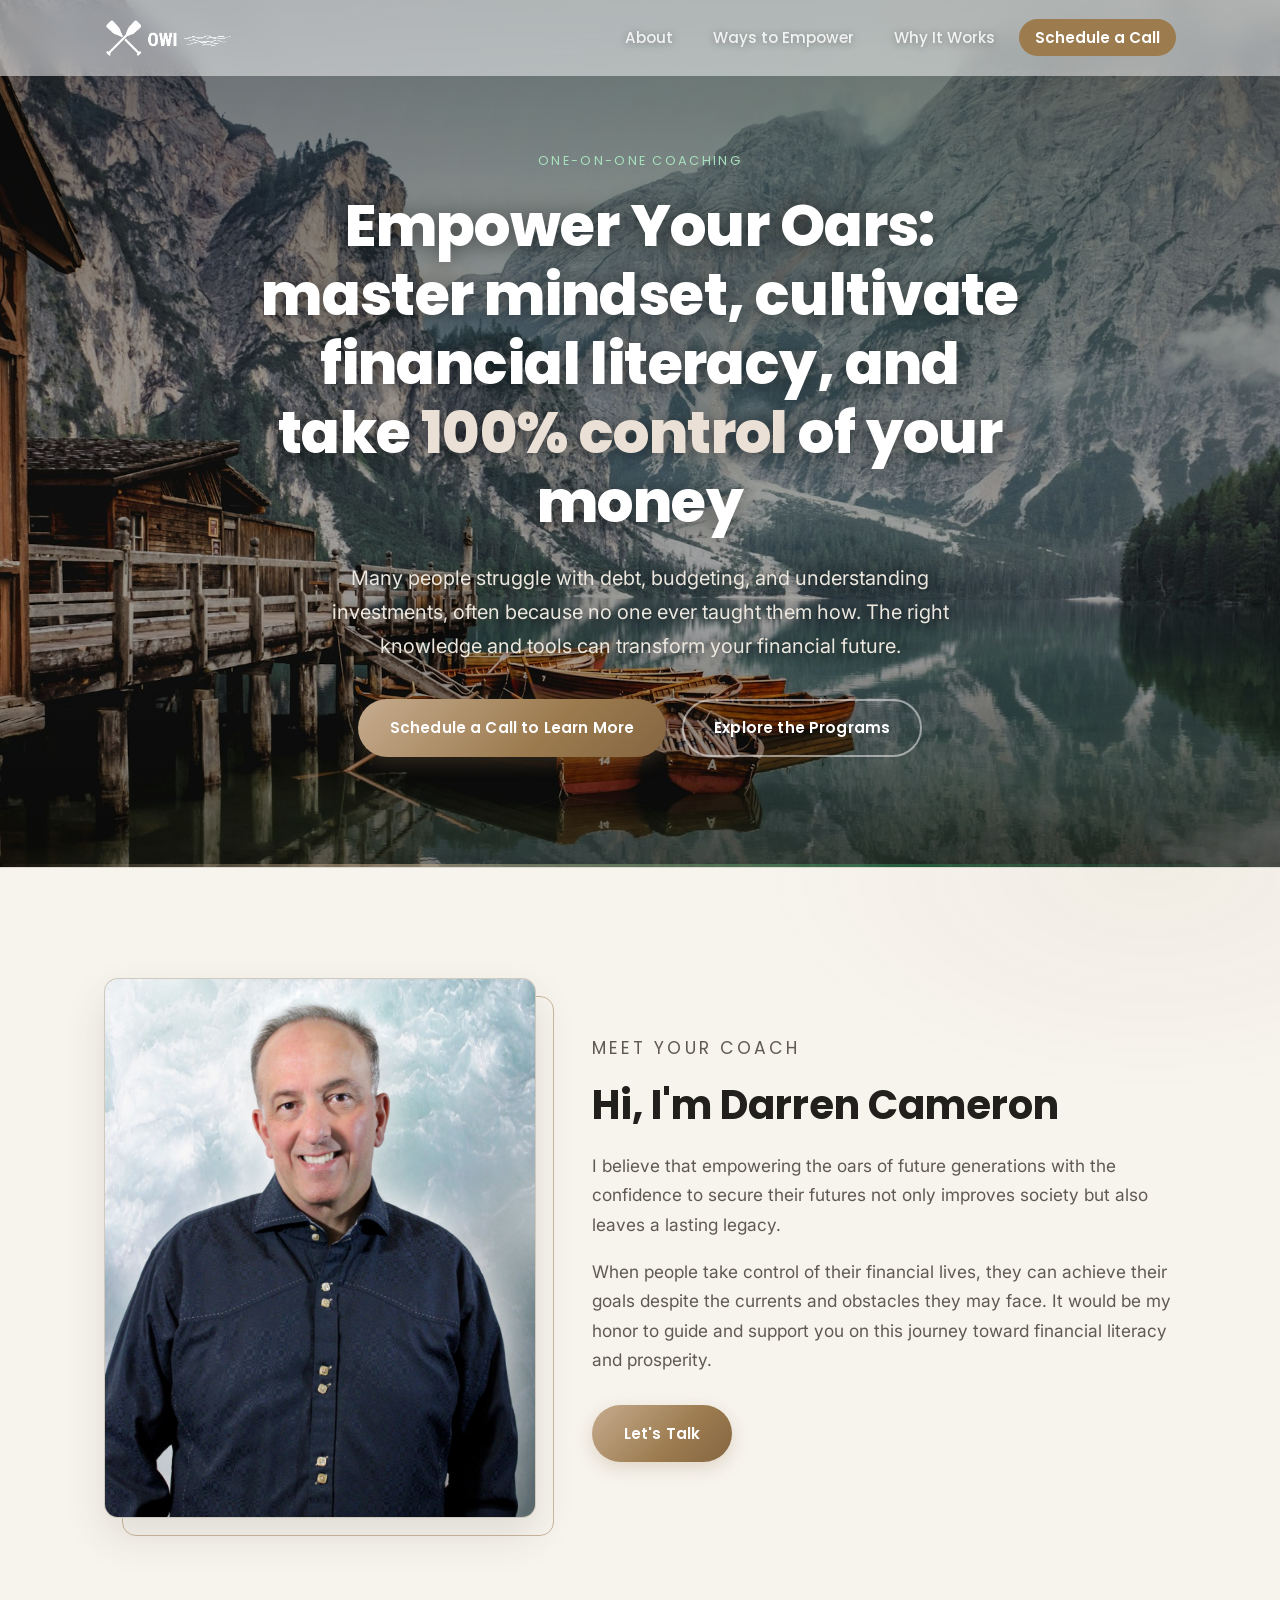
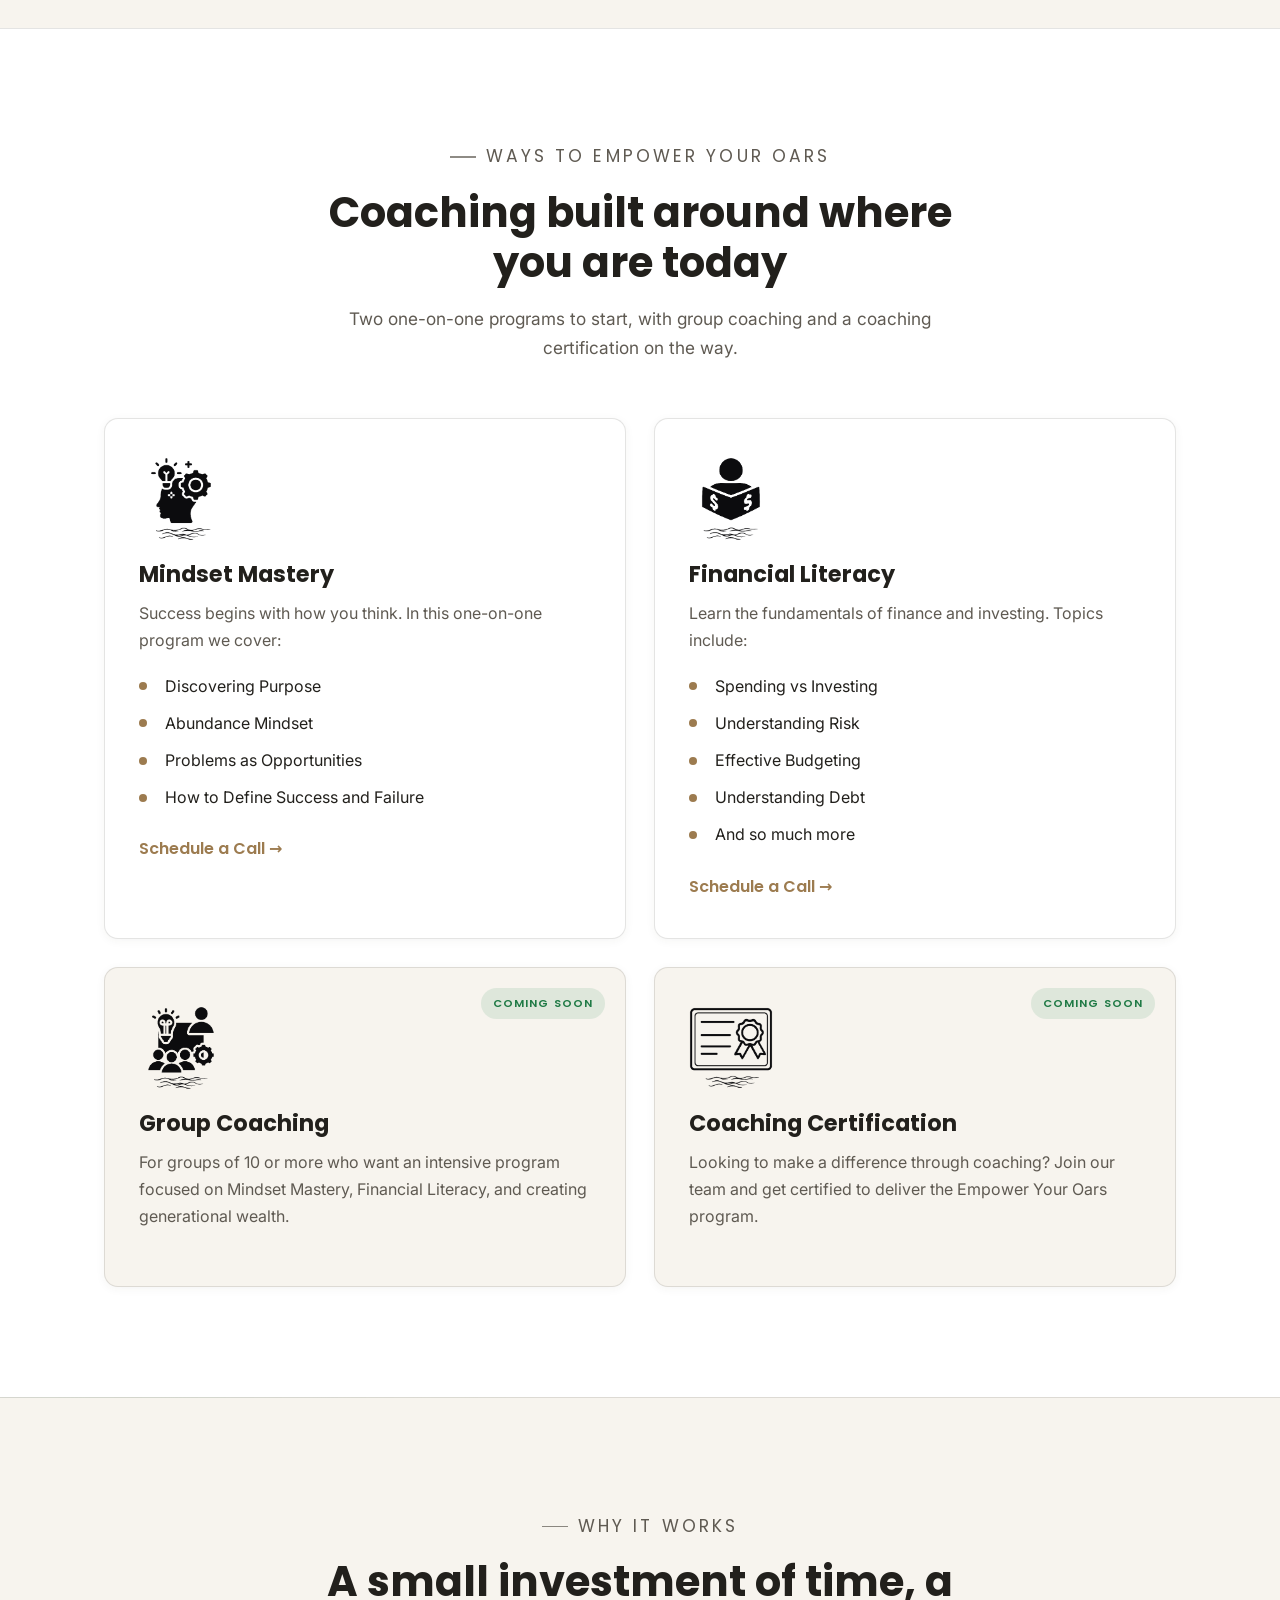
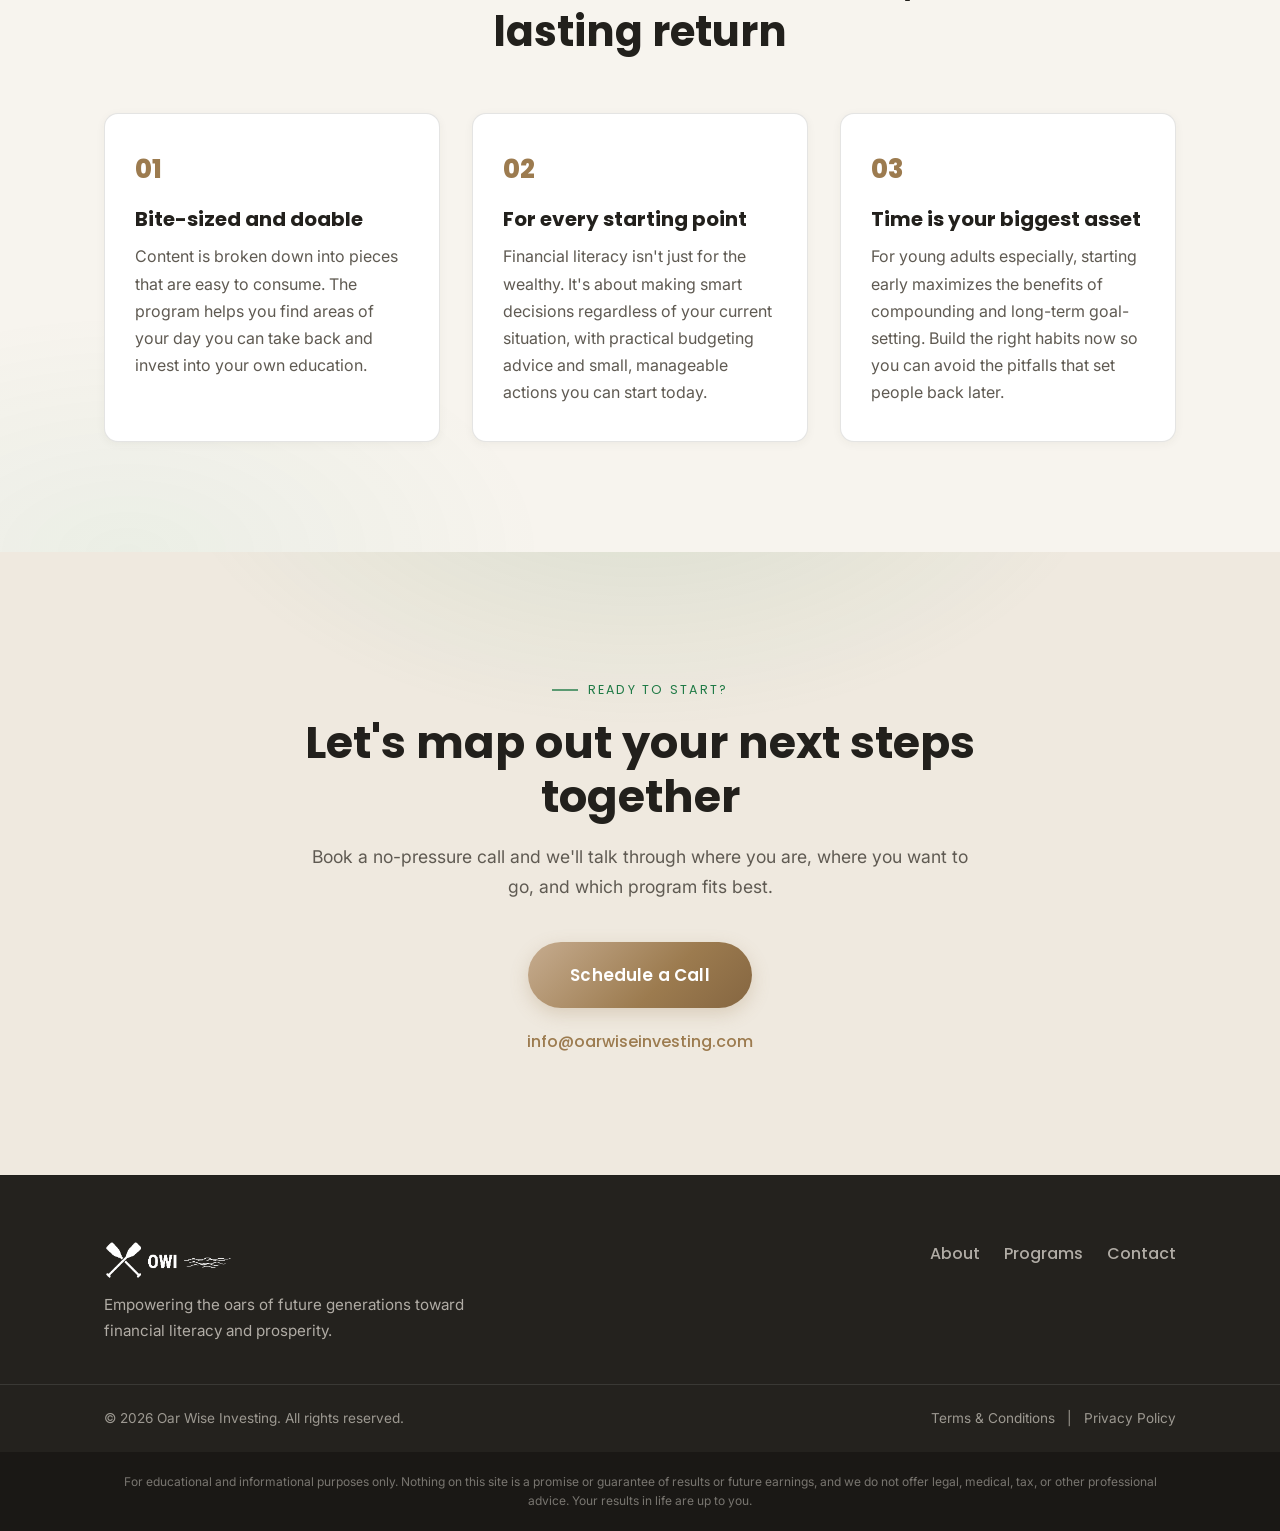
<file: index-light.html>
<!DOCTYPE html>
<html lang="en">
<!-- Built by Koinos | linkedin.com/in/chana | 2026 -->
<head>
    <meta charset="UTF-8">
    <meta name="viewport" content="width=device-width, initial-scale=1.0">
    <meta name="description" content="Empower Your Oars Coaching Program with Darren Cameron. One-on-one mindset mastery and financial literacy coaching to help you take 100% control of your money and build a lasting legacy.">
    <meta name="author" content="Oar Wise Investing">
    <meta name="robots" content="noindex, nofollow">
    <meta name="theme-color" content="#ffffff">
    <title>Oar Wise Investing | Empower Your Oars (Light Theme Preview)</title>

    <!-- Open Graph / social sharing -->
    <meta property="og:type" content="website">
    <meta property="og:title" content="Empower Your Oars Coaching Program">
    <meta property="og:description" content="Master mindset, cultivate financial literacy, and take 100% control of your money with one-on-one coaching from Darren Cameron.">
    <meta property="og:site_name" content="Oar Wise Investing">
    <meta property="og:url" content="https://oarwiseinvesting.com/">
    <meta property="og:image" content="https://oarwiseinvesting.com/images/social-card.jpg">
    <meta property="og:image:width" content="1200">
    <meta property="og:image:height" content="630">
    <meta property="og:image:alt" content="Oar Wise Investing - Empower Your Oars Coaching Program">
    <meta name="twitter:card" content="summary_large_image">
    <meta name="twitter:title" content="Empower Your Oars Coaching Program">
    <meta name="twitter:description" content="Master mindset, cultivate financial literacy, and take 100% control of your money.">
    <meta name="twitter:image" content="https://oarwiseinvesting.com/images/social-card.jpg">

    <link rel="icon" href="favicon.ico" sizes="any">
    <link rel="icon" type="image/png" href="images/logo-square.png">
    <link rel="apple-touch-icon" href="images/logo-square.png">

    <!-- Structured data: coaching business + founder -->
    <script type="application/ld+json">
    {
      "@context": "https://schema.org",
      "@type": "ProfessionalService",
      "name": "Oar Wise Investing",
      "alternateName": "Empower Your Oars Coaching Program",
      "description": "One-on-one mindset mastery and financial literacy coaching with Darren Cameron, helping people take control of their money and build a lasting legacy.",
      "url": "https://oarwiseinvesting.com/",
      "email": "info@oarwiseinvesting.com",
      "image": "https://oarwiseinvesting.com/images/social-card.jpg",
      "logo": "https://oarwiseinvesting.com/images/logo-square.png",
      "priceRange": "$$",
      "areaServed": "CA",
      "founder": {
        "@type": "Person",
        "name": "Darren Cameron",
        "jobTitle": "Financial Literacy & Mindset Coach"
      },
      "makesOffer": [
        {
          "@type": "Offer",
          "itemOffered": {
            "@type": "Service",
            "name": "Mindset Mastery Coaching Program",
            "description": "One-on-one coaching covering discovering purpose, abundance mindset, problems as opportunities, and defining success and failure."
          }
        },
        {
          "@type": "Offer",
          "itemOffered": {
            "@type": "Service",
            "name": "Financial Literacy Coaching Program",
            "description": "One-on-one coaching covering spending vs investing, understanding risk, effective budgeting, and understanding debt."
          }
        }
      ]
    }
    </script>
    <link rel="preconnect" href="https://fonts.googleapis.com">
    <link rel="preconnect" href="https://fonts.gstatic.com" crossorigin>
    <link href="https://fonts.googleapis.com/css2?family=Poppins:wght@400;500;600;700;800&family=Inter:wght@300;400;500;600&display=swap" rel="stylesheet">
    <link rel="stylesheet" href="styles-light.css">
</head>
<body>
    <!-- Navigation -->
    <header class="site-header" id="top">
        <nav class="nav-container">
            <a href="#top" class="logo" aria-label="Oar Wise Investing home">
                <img src="images/logo-wide.png" alt="Oar Wise Investing" class="logo-img logo-light">
                <img src="images/logo-wide-dark.png" alt="Oar Wise Investing" class="logo-img logo-dark">
            </a>
            <button class="nav-toggle" aria-label="Toggle navigation" aria-expanded="false">
                <span></span>
                <span></span>
                <span></span>
            </button>
            <ul class="nav-links">
                <li><a href="#about">About</a></li>
                <li><a href="#programs">Ways to Empower</a></li>
                <li><a href="#approach">Why It Works</a></li>
                <li><a href="#contact" class="nav-cta">Schedule a Call</a></li>
            </ul>
        </nav>
    </header>

    <!-- Hero Section -->
    <section class="hero">
        <div class="hero-bg" aria-hidden="true"></div>
        <div class="hero-content">
            <p class="hero-eyebrow">One-on-One Coaching</p>
            <h1>Empower Your Oars: master mindset, cultivate financial literacy, and take <em>100% control</em> of your money</h1>
            <p class="hero-subtitle">Many people struggle with debt, budgeting, and understanding investments, often because no one ever taught them how. The right knowledge and tools can transform your financial future.</p>
            <div class="hero-actions">
                <a href="#contact" class="btn btn-primary">Schedule a Call to Learn More</a>
                <a href="#programs" class="btn btn-secondary">Explore the Programs</a>
            </div>
        </div>
    </section>

    <!-- About / Darren Section -->
    <section class="about" id="about">
        <div class="container about-grid">
            <div class="about-photo">
                <div class="about-photo-frame">
                    <img src="images/darren.jpg" alt="Darren Cameron, founder of Oar Wise Investing" loading="lazy">
                </div>
            </div>
            <div class="about-text">
                <p class="section-eyebrow">Meet Your Coach</p>
                <h2>Hi, I'm Darren Cameron</h2>
                <p>I believe that empowering the oars of future generations with the confidence to secure their futures not only improves society but also leaves a lasting legacy.</p>
                <p>When people take control of their financial lives, they can achieve their goals despite the currents and obstacles they may face. It would be my honor to guide and support you on this journey toward financial literacy and prosperity.</p>
                <a href="#contact" class="btn btn-primary btn-inline">Let's Talk</a>
            </div>
        </div>
    </section>

    <!-- Programs Section -->
    <section class="programs" id="programs">
        <div class="container">
            <div class="section-header">
                <p class="section-eyebrow">Ways to Empower Your Oars</p>
                <h2>Coaching built around where you are today</h2>
                <p class="section-lead">Two one-on-one programs to start, with group coaching and a coaching certification on the way.</p>
            </div>
            <div class="programs-grid">
                <!-- Mindset Mastery -->
                <article class="program-card">
                    <div class="program-icon">
                        <img src="images/icon-mindset-dark.png" alt="" loading="lazy">
                    </div>
                    <h3>Mindset Mastery</h3>
                    <p class="program-desc">Success begins with how you think. In this one-on-one program we cover:</p>
                    <ul class="program-list">
                        <li>Discovering Purpose</li>
                        <li>Abundance Mindset</li>
                        <li>Problems as Opportunities</li>
                        <li>How to Define Success and Failure</li>
                    </ul>
                    <a href="#contact" class="program-link">Schedule a Call &rarr;</a>
                </article>

                <!-- Financial Literacy -->
                <article class="program-card">
                    <div class="program-icon">
                        <img src="images/icon-financial-dark.png" alt="" loading="lazy">
                    </div>
                    <h3>Financial Literacy</h3>
                    <p class="program-desc">Learn the fundamentals of finance and investing. Topics include:</p>
                    <ul class="program-list">
                        <li>Spending vs Investing</li>
                        <li>Understanding Risk</li>
                        <li>Effective Budgeting</li>
                        <li>Understanding Debt</li>
                        <li>And so much more</li>
                    </ul>
                    <a href="#contact" class="program-link">Schedule a Call &rarr;</a>
                </article>

                <!-- Group Coaching -->
                <article class="program-card program-card--soon">
                    <span class="program-badge">Coming Soon</span>
                    <div class="program-icon">
                        <img src="images/icon-group-dark.png" alt="" loading="lazy">
                    </div>
                    <h3>Group Coaching</h3>
                    <p class="program-desc">For groups of 10 or more who want an intensive program focused on Mindset Mastery, Financial Literacy, and creating generational wealth.</p>
                </article>

                <!-- Certification -->
                <article class="program-card program-card--soon">
                    <span class="program-badge">Coming Soon</span>
                    <div class="program-icon">
                        <img src="images/icon-certification-dark.png" alt="" loading="lazy">
                    </div>
                    <h3>Coaching Certification</h3>
                    <p class="program-desc">Looking to make a difference through coaching? Join our team and get certified to deliver the Empower Your Oars program.</p>
                </article>
            </div>
        </div>
    </section>

    <!-- Approach / Why It Works -->
    <section class="approach" id="approach">
        <div class="container">
            <div class="section-header">
                <p class="section-eyebrow">Why It Works</p>
                <h2>A small investment of time, a lasting return</h2>
            </div>
            <div class="approach-grid">
                <div class="approach-item">
                    <div class="approach-num">01</div>
                    <h3>Bite-sized and doable</h3>
                    <p>Content is broken down into pieces that are easy to consume. The program helps you find areas of your day you can take back and invest into your own education.</p>
                </div>
                <div class="approach-item">
                    <div class="approach-num">02</div>
                    <h3>For every starting point</h3>
                    <p>Financial literacy isn't just for the wealthy. It's about making smart decisions regardless of your current situation, with practical budgeting advice and small, manageable actions you can start today.</p>
                </div>
                <div class="approach-item">
                    <div class="approach-num">03</div>
                    <h3>Time is your biggest asset</h3>
                    <p>For young adults especially, starting early maximizes the benefits of compounding and long-term goal-setting. Build the right habits now so you can avoid the pitfalls that set people back later.</p>
                </div>
            </div>
        </div>
    </section>

    <!-- Contact / CTA Section -->
    <section class="contact" id="contact">
        <div class="container contact-inner">
            <p class="section-eyebrow section-eyebrow--light">Ready to Start?</p>
            <h2>Let's map out your next steps together</h2>
            <p class="contact-lead">Book a no-pressure call and we'll talk through where you are, where you want to go, and which program fits best.</p>
            <div class="contact-actions">
                <a href="https://oarwiseinvesting.com/schedule-call-6978-4164" class="btn btn-primary btn-lg">Schedule a Call</a>
                <a href="mailto:info@oarwiseinvesting.com" class="contact-email">info@oarwiseinvesting.com</a>
            </div>
        </div>
    </section>

    <!-- Footer -->
    <footer class="site-footer">
        <div class="container footer-inner">
            <div class="footer-brand">
                <img src="images/logo-wide.png" alt="Oar Wise Investing" class="footer-logo">
                <p>Empowering the oars of future generations toward financial literacy and prosperity.</p>
            </div>
            <div class="footer-links">
                <a href="#about">About</a>
                <a href="#programs">Programs</a>
                <a href="#contact">Contact</a>
            </div>
        </div>
        <div class="footer-bottom">
            <div class="container footer-bottom-inner">
                <p>&copy; <span id="year">2026</span> Oar Wise Investing. All rights reserved.</p>
                <p class="footer-legal">
                    <a href="#">Terms &amp; Conditions</a>
                    <span aria-hidden="true">|</span>
                    <a href="#">Privacy Policy</a>
                </p>
            </div>
        </div>
        <div class="footer-disclaimer">
            <div class="container">
                <p>For educational and informational purposes only. Nothing on this site is a promise or guarantee of results or future earnings, and we do not offer legal, medical, tax, or other professional advice. Your results in life are up to you.</p>
            </div>
        </div>
    </footer>

    <script>
        // Mobile nav toggle
        (function () {
            var toggle = document.querySelector('.nav-toggle');
            var links = document.querySelector('.nav-links');
            if (toggle && links) {
                var siteHeader = document.querySelector('.site-header');
                toggle.addEventListener('click', function () {
                    var open = links.classList.toggle('is-open');
                    toggle.setAttribute('aria-expanded', open ? 'true' : 'false');
                    if (siteHeader) { siteHeader.classList.toggle('menu-open', open); }
                });
                links.addEventListener('click', function (e) {
                    if (e.target.tagName === 'A') {
                        links.classList.remove('is-open');
                        toggle.setAttribute('aria-expanded', 'false');
                        if (siteHeader) { siteHeader.classList.remove('menu-open'); }
                    }
                });
            }

            // Shrink header on scroll
            var header = document.querySelector('.site-header');
            window.addEventListener('scroll', function () {
                if (window.scrollY > 20) {
                    header.classList.add('is-scrolled');
                } else {
                    header.classList.remove('is-scrolled');
                }
            });

            // Reveal on scroll
            var revealEls = document.querySelectorAll('[data-reveal], .program-card, .approach-item, .about-grid');
            if ('IntersectionObserver' in window) {
                var io = new IntersectionObserver(function (entries) {
                    entries.forEach(function (entry) {
                        if (entry.isIntersecting) {
                            entry.target.classList.add('is-visible');
                            io.unobserve(entry.target);
                        }
                    });
                }, { threshold: 0.12 });
                revealEls.forEach(function (el) {
                    el.classList.add('reveal');
                    io.observe(el);
                });
            }

            // Current year
            var y = document.getElementById('year');
            if (y) { y.textContent = new Date().getFullYear(); }
        })();
    </script>
</body>
</html>
</file>
<file: styles.css>
/* ==========================================================================
   Oar Wise Investing - stylesheet
   Built by Koinos | 2026
   Palette carried over from the original site: deep charcoal + warm tan,
   with a fresh green accent for the "growth" cue.
   ========================================================================== */

:root {
    --bg:            #000000;
    --bg-alt:        #0a0a0c;
    --bg-deep:       #000000;
    --surface:       #101013;
    --tan:           #c6ac8f;
    --tan-soft:      #eae0d5;
    --green:         #4bb573;
    --green-soft:    #9ae6b4;
    --text:          #f4f1ec;
    --text-muted:    #b7b2a9;
    --border:        rgba(234, 224, 213, 0.12);
    --headline:      'Poppins', system-ui, sans-serif;
    --body:          'Inter', system-ui, sans-serif;
    --maxw:          1120px;
    --radius:        14px;
    --shadow:        0 18px 40px rgba(0, 0, 0, 0.35);
}

* { box-sizing: border-box; margin: 0; padding: 0; }

html { scroll-behavior: smooth; }

/* offset anchored sections so the sticky header doesn't cover their headings */
section[id] { scroll-margin-top: 88px; }

body {
    font-family: var(--body);
    color: var(--text);
    background: var(--bg);
    line-height: 1.7;
    -webkit-font-smoothing: antialiased;
    overflow-x: hidden;
}

h1, h2, h3 { font-family: var(--headline); font-weight: 700; line-height: 1.2; }
h1 em, h2 em { color: var(--tan); font-style: normal; }

a { color: inherit; text-decoration: none; }

img { max-width: 100%; display: block; }

.container { width: 100%; max-width: var(--maxw); margin: 0 auto; padding: 0 24px; }

/* ---- Buttons ---- */
.btn {
    display: inline-block;
    font-family: var(--headline);
    font-weight: 600;
    font-size: 0.95rem;
    letter-spacing: 0.01em;
    padding: 14px 30px;
    border-radius: 999px;
    cursor: pointer;
    transition: transform .2s ease, box-shadow .2s ease, background .2s ease, color .2s ease;
    border: 2px solid transparent;
}
.btn-primary {
    background: linear-gradient(135deg, var(--tan-soft), var(--tan) 55%, #b3987a);
    color: #201a12;
    border: none;
    padding: 16px 32px;   /* +2px to match the 2px border on other buttons */
    box-shadow: 0 6px 18px rgba(198, 172, 143, 0.18);
}
.btn-primary.btn-lg { padding: 19px 42px; }
.btn-primary:hover {
    transform: translateY(-2px);
    box-shadow: 0 12px 30px rgba(198, 172, 143, 0.38);
    background: linear-gradient(135deg, #fff, var(--tan-soft) 60%, var(--tan));
}
.btn-secondary { background: transparent; color: var(--text); border-color: var(--border); }
.btn-secondary:hover { border-color: var(--tan); color: var(--tan); transform: translateY(-2px); }
.btn-inline { margin-top: 12px; }
.btn-lg { padding: 17px 40px; font-size: 1.05rem; }

/* ---- Header / Nav ---- */
.site-header {
    position: fixed;
    top: 0; left: 0; right: 0;
    z-index: 100;
    background: rgba(10, 10, 12, 0.4);
    backdrop-filter: blur(10px) saturate(120%);
    -webkit-backdrop-filter: blur(10px) saturate(120%);
    transition: background .3s ease, padding .3s ease, box-shadow .3s ease;
}
.site-header.is-scrolled {
    background: rgba(10, 10, 12, 0.75);
    box-shadow: 0 6px 20px rgba(0, 0, 0, 0.35);
}
.nav-container {
    max-width: var(--maxw);
    margin: 0 auto;
    padding: 18px 24px;
    display: flex;
    align-items: center;
    justify-content: space-between;
    transition: padding .3s ease;
}
.is-scrolled .nav-container { padding: 12px 24px; }
.logo { display: flex; align-items: center; gap: 10px; }
.logo-img { height: 40px; width: auto; transition: height .3s ease; }
.is-scrolled .logo-img { height: 34px; }
.logo-mark { color: var(--green); display: flex; }
.logo-text { font-family: var(--headline); font-weight: 700; font-size: 1.2rem; letter-spacing: 0.01em; }
.logo-text em { color: var(--tan); font-style: normal; font-weight: 600; }

.nav-links { list-style: none; display: flex; align-items: center; gap: 8px; }
.nav-links a {
    font-family: var(--headline);
    font-weight: 500;
    font-size: 0.95rem;
    padding: 8px 16px;
    color: var(--text-muted);
    border-radius: 999px;
    transition: color .2s ease;
}
.nav-links a:hover { color: var(--text); }
.nav-links .nav-cta {
    background: var(--tan);
    color: #201a12;
    font-weight: 600;
}
.nav-links .nav-cta:hover { background: var(--tan-soft); color: #201a12; }

.nav-toggle {
    display: none;
    flex-direction: column;
    gap: 5px;
    background: none;
    border: none;
    cursor: pointer;
    padding: 6px;
}
.nav-toggle span { width: 26px; height: 2px; background: var(--text); border-radius: 2px; transition: transform .3s ease, opacity .3s ease; }

/* ---- Hero ---- */
.hero {
    position: relative;
    min-height: 94vh;
    display: flex;
    align-items: center;
    padding: 150px 0 110px;
    overflow: hidden;
    background: #000;
}
/* photographic backdrop: moored rowboats on a mountain lake */
.hero-bg {
    position: absolute;
    inset: 0;
    background: url("images/hero-water.jpg") center 72% / cover no-repeat;
    z-index: 0;
}
/* darkening + brand-tint overlay so white copy stays readable */
.hero-bg::after {
    content: "";
    position: absolute;
    inset: 0;
    background:
        radial-gradient(1100px 700px at 70% 20%, rgba(75, 181, 115, 0.12), transparent 60%),
        linear-gradient(180deg, rgba(0,0,0,0.6) 0%, rgba(0,0,0,0.35) 45%, rgba(0,0,0,0.28) 72%, rgba(0,0,0,0.55) 100%),
        linear-gradient(90deg, rgba(0,0,0,0.4), rgba(0,0,0,0.15) 60%, rgba(0,0,0,0.35));
}
.hero-content { position: relative; z-index: 1; max-width: 820px; margin: 0 auto; padding: 0 24px; text-align: center; }
.hero h1 { text-shadow: 0 2px 24px rgba(0,0,0,0.55); }
.hero-eyebrow {
    font-family: var(--headline);
    text-transform: uppercase;
    letter-spacing: 0.18em;
    font-size: 0.8rem;
    color: var(--green-soft);
    margin-bottom: 20px;
}
.hero h1 {
    font-size: clamp(2.1rem, 5.2vw, 3.6rem);
    font-weight: 800;
    letter-spacing: -0.01em;
    margin-bottom: 24px;
}
.hero-subtitle {
    font-size: clamp(1.05rem, 2vw, 1.25rem);
    color: #e6e1d8;
    max-width: 640px;
    margin: 0 auto 36px;
    text-shadow: 0 1px 12px rgba(0,0,0,0.5);
}
.hero-actions { display: flex; gap: 16px; justify-content: center; flex-wrap: wrap; }
/* water-line accent under the hero */
.hero::after {
    content: "";
    position: absolute;
    left: 0; right: 0; bottom: 0;
    height: 2px;
    background: linear-gradient(90deg, transparent, rgba(198,172,143,0.5) 30%, rgba(75,181,115,0.4) 70%, transparent);
    opacity: 0.7;
}

/* ---- Section headers ---- */
.section-header { text-align: center; max-width: 680px; margin: 0 auto 56px; }
.section-eyebrow {
    display: inline-flex;
    align-items: center;
    gap: 10px;
    font-family: var(--headline);
    text-transform: uppercase;
    letter-spacing: 0.18em;
    font-size: 0.78rem;
    color: var(--tan);
    margin-bottom: 16px;
}
.section-eyebrow::before {
    content: "";
    width: 26px;
    height: 1.5px;
    background: currentColor;
    opacity: 0.7;
}
.about-text .section-eyebrow::before { display: none; }
.section-eyebrow--light { color: var(--green-soft); }
.section-header h2 { font-size: clamp(1.8rem, 3.6vw, 2.6rem); margin-bottom: 16px; }
.section-lead, .section-header p { color: var(--text-muted); font-size: 1.08rem; }

/* ---- About ---- */
.about {
    padding: 110px 0;
    background:
        radial-gradient(700px 400px at 90% 0%, rgba(198,172,143,0.06), transparent 60%),
        var(--bg-alt);
    border-top: 1px solid var(--border);
}
.about-grid {
    display: grid;
    grid-template-columns: 0.85fr 1.15fr;
    gap: 56px;
    align-items: center;
}
.about-photo { position: relative; }
.about-photo::before {
    content: "";
    position: absolute;
    inset: 18px -18px -18px 18px;
    border: 1.5px solid rgba(198, 172, 143, 0.45);
    border-radius: var(--radius);
    z-index: 0;
    pointer-events: none;
}
.about-photo-frame {
    position: relative;
    z-index: 1;
    border-radius: var(--radius);
    overflow: hidden;
    aspect-ratio: 4 / 5;
    background: linear-gradient(160deg, var(--surface), var(--bg-deep));
    border: 1px solid var(--border);
    box-shadow: var(--shadow);
}
.about-photo-frame img { width: 100%; height: 100%; object-fit: cover; }
.about-photo-placeholder {
    position: absolute; inset: 0;
    display: flex; flex-direction: column; align-items: center; justify-content: center;
    gap: 14px; color: var(--tan);
    font-family: var(--headline); font-weight: 600;
}
.about-text .section-eyebrow { text-align: left; }
.about-text h2 { font-size: clamp(1.8rem, 3.4vw, 2.5rem); margin-bottom: 22px; }
.about-text p { color: var(--text-muted); margin-bottom: 18px; font-size: 1.08rem; }

/* ---- Programs ---- */
.programs { padding: 110px 0; background: var(--bg); border-top: 1px solid var(--border); }
.programs-grid {
    display: grid;
    grid-template-columns: repeat(2, 1fr);
    gap: 28px;
}
.program-card {
    position: relative;
    background: linear-gradient(180deg, #141416, #0b0b0d);
    border: 1px solid var(--border);
    border-radius: var(--radius);
    padding: 38px 34px;
    transition: transform .25s ease, border-color .25s ease, box-shadow .25s ease;
}
.program-card:hover { transform: translateY(-4px); border-color: rgba(198, 172, 143, 0.4); box-shadow: var(--shadow); }
.program-card--soon { opacity: 0.82; }
.program-icon {
    width: 84px; height: 84px;
    display: flex; align-items: center; justify-content: center;
    margin-bottom: 20px;
}
.program-icon img { width: 100%; height: 100%; object-fit: contain; }
.program-card h3 { font-size: 1.4rem; margin-bottom: 12px; }
.program-desc { color: var(--text-muted); margin-bottom: 18px; }
.program-list { list-style: none; margin-bottom: 24px; }
.program-list li {
    position: relative;
    padding-left: 26px;
    margin-bottom: 10px;
    color: var(--text);
}
.program-list li::before {
    content: "";
    position: absolute;
    left: 0; top: 0.6em;
    width: 8px; height: 8px;
    border-radius: 50%;
    background: var(--tan);
}
.program-link {
    font-family: var(--headline);
    font-weight: 600;
    color: var(--tan);
    transition: gap .2s ease, color .2s ease;
}
.program-link:hover { color: var(--tan-soft); }
.program-badge {
    position: absolute;
    top: 20px; right: 20px;
    font-family: var(--headline);
    font-size: 0.7rem;
    font-weight: 600;
    text-transform: uppercase;
    letter-spacing: 0.1em;
    color: var(--green-soft);
    background: rgba(75, 181, 115, 0.14);
    padding: 6px 12px;
    border-radius: 999px;
}

/* ---- Approach ---- */
.approach {
    padding: 110px 0;
    background:
        radial-gradient(700px 400px at 10% 100%, rgba(75,181,115,0.06), transparent 60%),
        var(--bg-alt);
    border-top: 1px solid var(--border);
}
.approach-grid {
    display: grid;
    grid-template-columns: repeat(3, 1fr);
    gap: 32px;
}
.approach-item {
    padding: 34px 30px;
    border-radius: var(--radius);
    background: linear-gradient(170deg, var(--surface), var(--bg-deep));
    border: 1px solid var(--border);
}
.approach-num {
    font-family: var(--headline);
    font-weight: 800;
    font-size: 1.6rem;
    color: var(--tan);
    margin-bottom: 16px;
}
.approach-item h3 { font-size: 1.25rem; margin-bottom: 12px; }
.approach-item p { color: var(--text-muted); }

/* ---- Contact ---- */
.contact {
    padding: 120px 0;
    background:
        radial-gradient(800px 500px at 50% -20%, rgba(75, 181, 115, 0.16), transparent 60%),
        var(--bg-deep);
    text-align: center;
}
.contact-inner { max-width: 720px; margin: 0 auto; }
.contact h2 { font-size: clamp(1.9rem, 4vw, 2.8rem); margin-bottom: 18px; }
.contact-lead { color: var(--text-muted); font-size: 1.1rem; margin-bottom: 40px; }
.contact-actions { display: flex; flex-direction: column; align-items: center; gap: 20px; }
.contact-email { color: var(--tan); font-family: var(--headline); font-weight: 500; }
.contact-email:hover { color: var(--tan-soft); }

/* ---- Footer ---- */
.site-footer { background: var(--bg); border-top: 1px solid var(--border); }
.footer-inner {
    display: flex;
    justify-content: space-between;
    align-items: flex-start;
    gap: 40px;
    padding-top: 64px;
    padding-bottom: 40px;
    flex-wrap: wrap;
}
.footer-brand { max-width: 380px; }
.footer-logo { height: 40px; width: auto; margin-bottom: 4px; }
.footer-brand p { color: var(--text-muted); margin-top: 12px; font-size: 0.95rem; }
.footer-links { display: flex; gap: 24px; }
.footer-links a { color: var(--text-muted); font-family: var(--headline); font-weight: 500; }
.footer-links a:hover { color: var(--tan); }
.footer-bottom { border-top: 1px solid var(--border); }
.footer-bottom-inner {
    display: flex;
    justify-content: space-between;
    align-items: center;
    padding: 22px 24px;
    flex-wrap: wrap;
    gap: 10px;
}
.footer-bottom p, .footer-legal a { color: var(--text-muted); font-size: 0.85rem; }
.footer-legal { display: flex; gap: 12px; align-items: center; }
.footer-legal a:hover { color: var(--tan); }
.footer-disclaimer { background: var(--bg-deep); }
.footer-disclaimer p { color: rgba(183, 178, 169, 0.6); font-size: 0.75rem; padding: 20px 0; text-align: center; line-height: 1.6; }

/* ---- Reveal animation ---- */
.reveal { opacity: 0; transform: translateY(24px); transition: opacity .6s ease, transform .6s ease; }
.reveal.is-visible { opacity: 1; transform: none; }

/* ---- Responsive ---- */
@media (max-width: 860px) {
    .about-grid { grid-template-columns: 1fr; gap: 36px; }
    .about-photo-frame { max-width: 360px; margin: 0 auto; }
    .programs-grid { grid-template-columns: 1fr; }
    .approach-grid { grid-template-columns: 1fr; }

    .nav-toggle { display: flex; }
    /* when the mobile menu is open, drop the frosted glass and go fully solid so
       nothing bleeds through the dropdown (backdrop-filter must be removed, not just
       the background, or the blurred hero still composites into the panel region) */
    .site-header.menu-open,
    .site-header:has(.nav-links.is-open) {
        background: #000 !important;
        backdrop-filter: none !important;
        -webkit-backdrop-filter: none !important;
        box-shadow: 0 6px 20px rgba(0, 0, 0, 0.35);
    }
    .nav-links {
        position: absolute;
        top: 100%; left: 0; right: 0;
        flex-direction: column;
        align-items: stretch;
        gap: 6px;
        background: #000;
        padding: 0 16px;
        border-top: 1px solid var(--border);
        box-shadow: 0 16px 30px rgba(0, 0, 0, 0.6);
        max-height: 0;
        overflow: hidden;
        transition: max-height .35s ease, padding .35s ease;
    }
    .nav-links.is-open { max-height: 70vh; padding-top: 14px; padding-bottom: 18px; }
    .nav-links li { flex: 0 0 auto; }
    .nav-links a { display: block; padding: 13px 12px; text-align: center; }
    .nav-links .nav-cta { margin-top: 4px; text-align: center; }
}

@media (max-width: 480px) {
    .hero { min-height: auto; padding: 130px 0 70px; }
    .hero-actions .btn { width: 100%; }
    .footer-inner { flex-direction: column; }
}

/* ---- Accessibility: reduced motion ---- */
@media (prefers-reduced-motion: reduce) {
    * { scroll-behavior: auto !important; }
    .reveal { opacity: 1; transform: none; transition: none; }
}
</file>
<file: styles-edgy.css>
/* ==========================================================================
   Oar Wise Investing - EDGY theme stylesheet
   Built by Koinos | 2026
   Dark base pushed bolder: near-black ink-blue, electric teal -> green accent,
   oversized punchy type, gradient hero wash, glowing CTAs, neon card edges.
   Modern-startup energy while keeping the brand assets (white line-art).
   ========================================================================== */

:root {
    --bg:            #06070d;
    --bg-alt:        #0b0d16;
    --bg-deep:       #050609;
    --surface:       #10131f;
    --accent:        #17e6a0;   /* electric green */
    --accent-2:      #2fd6ff;   /* electric cyan */
    --accent-hot:    #7c5cff;   /* violet pop for rare highlights */
    --tan:           #d8bd98;   /* warm tan retained, brightened */
    --text:          #f3f6f9;
    --text-muted:    #9aa3b2;
    --border:        rgba(120, 200, 220, 0.16);
    --headline:      'Poppins', system-ui, sans-serif;
    --body:          'Inter', system-ui, sans-serif;
    --maxw:          1120px;
    --radius:        14px;
    --shadow:        0 18px 50px rgba(0, 0, 0, 0.5);
    --glow:          0 0 0 1px rgba(23,230,160,0.35), 0 8px 30px rgba(23,230,160,0.25);
}

* { box-sizing: border-box; margin: 0; padding: 0; }

html { scroll-behavior: smooth; background: var(--bg); }
section[id] { scroll-margin-top: 88px; }

body {
    font-family: var(--body);
    color: var(--text);
    background: var(--bg);
    line-height: 1.7;
    -webkit-font-smoothing: antialiased;
    overflow-x: hidden;
}

h1, h2, h3 { font-family: var(--headline); font-weight: 800; line-height: 1.08; letter-spacing: -0.02em; }
h1 em, h2 em {
    font-style: normal;
    background: linear-gradient(100deg, var(--accent), var(--accent-2));
    -webkit-background-clip: text;
    background-clip: text;
    -webkit-text-fill-color: transparent;
}

a { color: inherit; text-decoration: none; }
img { max-width: 100%; display: block; }
.container { width: 100%; max-width: var(--maxw); margin: 0 auto; padding: 0 24px; }

/* ---- Buttons ---- */
.btn {
    display: inline-block;
    font-family: var(--headline);
    font-weight: 700;
    font-size: 0.95rem;
    letter-spacing: 0.02em;
    text-transform: uppercase;
    padding: 15px 32px;
    border-radius: 6px;   /* sharper corners = edgier */
    cursor: pointer;
    transition: transform .2s ease, box-shadow .2s ease, background .2s ease, color .2s ease;
    border: 2px solid transparent;
}
.btn-primary {
    background: linear-gradient(100deg, var(--accent), var(--accent-2));
    color: #04120c;
    border: none;
    padding: 17px 34px;
    box-shadow: 0 8px 26px rgba(23, 230, 160, 0.3);
}
.btn-primary:hover {
    transform: translateY(-2px);
    box-shadow: 0 12px 40px rgba(23, 230, 160, 0.5);
    filter: brightness(1.08);
}
.btn-primary.btn-lg { padding: 20px 44px; }
.btn-secondary { background: transparent; color: var(--text); border-color: rgba(120, 200, 220, 0.4); }
.btn-secondary:hover { border-color: var(--accent); color: var(--accent); transform: translateY(-2px); box-shadow: 0 0 24px rgba(23,230,160,0.25); }
.btn-inline { margin-top: 12px; }
.btn-lg { padding: 18px 42px; font-size: 1.05rem; }

/* ---- Header / Nav ---- */
.site-header {
    position: fixed;
    top: 0; left: 0; right: 0;
    z-index: 100;
    background: rgba(6, 7, 13, 0.4);
    backdrop-filter: blur(12px) saturate(140%);
    -webkit-backdrop-filter: blur(12px) saturate(140%);
    transition: background .3s ease, padding .3s ease, box-shadow .3s ease;
}
.site-header.is-scrolled {
    background: rgba(6, 7, 13, 0.85);
    box-shadow: 0 1px 0 rgba(23,230,160,0.2), 0 6px 24px rgba(0, 0, 0, 0.5);
}
.nav-container {
    max-width: var(--maxw);
    margin: 0 auto;
    padding: 18px 24px;
    display: flex;
    align-items: center;
    justify-content: space-between;
    transition: padding .3s ease;
}
.is-scrolled .nav-container { padding: 12px 24px; }
.logo { display: flex; align-items: center; gap: 10px; }
.logo-img { height: 40px; width: auto; transition: height .3s ease; }
.is-scrolled .logo-img { height: 34px; }

.nav-links { list-style: none; display: flex; align-items: center; gap: 8px; }
.nav-links a {
    font-family: var(--headline);
    font-weight: 600;
    font-size: 0.9rem;
    letter-spacing: 0.02em;
    text-transform: uppercase;
    padding: 8px 16px;
    color: var(--text-muted);
    border-radius: 6px;
    transition: color .2s ease;
}
.nav-links a:hover { color: var(--accent); }
.nav-links .nav-cta {
    background: linear-gradient(100deg, var(--accent), var(--accent-2));
    color: #04120c !important;
    font-weight: 700;
}
.nav-links .nav-cta:hover { filter: brightness(1.08); color: #04120c !important; }

.nav-toggle {
    display: none;
    flex-direction: column;
    gap: 5px;
    background: none;
    border: none;
    cursor: pointer;
    padding: 6px;
}
.nav-toggle span { width: 26px; height: 2px; background: var(--text); border-radius: 2px; transition: transform .3s ease, opacity .3s ease; }

/* ---- Hero ---- */
.hero {
    position: relative;
    min-height: 96vh;
    display: flex;
    align-items: center;
    padding: 150px 0 110px;
    overflow: hidden;
    background: var(--bg);
}
.hero-bg {
    position: absolute;
    inset: 0;
    background: url("images/hero-water.jpg") center 72% / cover no-repeat;
    z-index: 0;
}
/* vivid gradient wash over the photo for the edgy pop */
.hero-bg::after {
    content: "";
    position: absolute;
    inset: 0;
    background:
        radial-gradient(900px 600px at 78% 15%, rgba(47, 214, 255, 0.26), transparent 55%),
        radial-gradient(1000px 700px at 12% 95%, rgba(23, 230, 160, 0.22), transparent 55%),
        linear-gradient(180deg, rgba(4,6,12,0.6) 0%, rgba(4,6,12,0.34) 45%, rgba(4,6,12,0.3) 72%, var(--bg) 100%);
    mix-blend-mode: normal;
}
.hero-content { position: relative; z-index: 1; max-width: 880px; margin: 0 auto; padding: 0 24px; text-align: center; }
.hero-eyebrow {
    display: inline-block;
    font-family: var(--headline);
    text-transform: uppercase;
    letter-spacing: 0.28em;
    font-size: 0.78rem;
    font-weight: 700;
    color: var(--accent);
    margin-bottom: 22px;
    padding: 7px 16px;
    border: 1px solid rgba(23,230,160,0.4);
    border-radius: 999px;
    background: rgba(23,230,160,0.08);
}
.hero h1 {
    font-size: clamp(2.4rem, 6vw, 4.4rem);
    font-weight: 800;
    margin-bottom: 24px;
    color: #fff;
    text-shadow: 0 2px 30px rgba(0,0,0,0.5);
}
.hero-subtitle {
    font-size: clamp(1.05rem, 2vw, 1.3rem);
    color: #d5dbe4;
    max-width: 660px;
    margin: 0 auto 38px;
    text-shadow: 0 1px 12px rgba(0,0,0,0.5);
}
.hero-actions { display: flex; gap: 16px; justify-content: center; flex-wrap: wrap; }
.hero::after {
    content: "";
    position: absolute;
    left: 0; right: 0; bottom: 0;
    height: 3px;
    background: linear-gradient(90deg, transparent, var(--accent) 35%, var(--accent-2) 65%, transparent);
    box-shadow: 0 0 20px rgba(23,230,160,0.6);
}

/* ---- Section headers ---- */
.section-header { text-align: center; max-width: 700px; margin: 0 auto 56px; }
.section-eyebrow {
    display: inline-flex;
    align-items: center;
    gap: 10px;
    font-family: var(--headline);
    text-transform: uppercase;
    letter-spacing: 0.22em;
    font-size: 0.78rem;
    font-weight: 700;
    color: var(--accent);
    margin-bottom: 16px;
}
.section-eyebrow::before {
    content: "";
    width: 26px;
    height: 2px;
    background: linear-gradient(90deg, var(--accent), var(--accent-2));
}
.about-text .section-eyebrow::before { display: none; }
.section-eyebrow--light { color: var(--accent-2); }
.section-header h2 { font-size: clamp(2rem, 4vw, 3rem); margin-bottom: 16px; }
.section-lead, .section-header p { color: var(--text-muted); font-size: 1.08rem; }

/* ---- About ---- */
.about {
    padding: 120px 0;
    background:
        radial-gradient(700px 400px at 90% 0%, rgba(47,214,255,0.08), transparent 60%),
        var(--bg-alt);
    border-top: 1px solid var(--border);
}
.about-grid {
    display: grid;
    grid-template-columns: 0.85fr 1.15fr;
    gap: 56px;
    align-items: center;
}
.about-photo { position: relative; }
.about-photo::before {
    content: "";
    position: absolute;
    inset: 18px -18px -18px 18px;
    border: 2px solid transparent;
    border-radius: var(--radius);
    background: linear-gradient(130deg, var(--accent), var(--accent-2)) border-box;
    -webkit-mask: linear-gradient(#000 0 0) padding-box, linear-gradient(#000 0 0);
    -webkit-mask-composite: xor;
            mask-composite: exclude;
    z-index: 0;
    pointer-events: none;
    opacity: 0.8;
}
.about-photo-frame {
    position: relative;
    z-index: 1;
    border-radius: var(--radius);
    overflow: hidden;
    aspect-ratio: 4 / 5;
    background: var(--surface);
    border: 1px solid var(--border);
    box-shadow: var(--shadow);
}
.about-photo-frame img { width: 100%; height: 100%; object-fit: cover; }
.about-text .section-eyebrow { text-align: left; }
.about-text h2 { font-size: clamp(2rem, 3.6vw, 2.7rem); margin-bottom: 22px; }
.about-text p { color: var(--text-muted); margin-bottom: 18px; font-size: 1.08rem; }

/* ---- Programs ---- */
.programs { padding: 120px 0; background: var(--bg); border-top: 1px solid var(--border); }
.programs-grid {
    display: grid;
    grid-template-columns: repeat(2, 1fr);
    gap: 26px;
}
.program-card {
    position: relative;
    background: linear-gradient(180deg, #121627, #0a0c15);
    border: 1px solid var(--border);
    border-radius: var(--radius);
    padding: 38px 34px;
    overflow: hidden;
    transition: transform .25s ease, border-color .25s ease, box-shadow .25s ease;
}
.program-card::before {
    content: "";
    position: absolute;
    top: 0; left: 0; right: 0;
    height: 3px;
    background: linear-gradient(90deg, var(--accent), var(--accent-2));
    transform: scaleX(0);
    transform-origin: left;
    transition: transform .3s ease;
}
.program-card:hover { transform: translateY(-6px); border-color: rgba(23,230,160,0.5); box-shadow: 0 20px 50px rgba(0,0,0,0.5), 0 0 30px rgba(23,230,160,0.12); }
.program-card:hover::before { transform: scaleX(1); }
.program-card--soon { opacity: 0.78; }
.program-icon {
    width: 84px; height: 84px;
    display: flex; align-items: center; justify-content: center;
    margin-bottom: 20px;
}
.program-icon img { width: 100%; height: 100%; object-fit: contain; }
.program-card h3 { font-size: 1.45rem; margin-bottom: 12px; }
.program-desc { color: var(--text-muted); margin-bottom: 18px; }
.program-list { list-style: none; margin-bottom: 24px; }
.program-list li {
    position: relative;
    padding-left: 26px;
    margin-bottom: 10px;
    color: var(--text);
}
.program-list li::before {
    content: "";
    position: absolute;
    left: 0; top: 0.55em;
    width: 8px; height: 8px;
    border-radius: 2px;
    transform: rotate(45deg);
    background: linear-gradient(135deg, var(--accent), var(--accent-2));
}
.program-link {
    font-family: var(--headline);
    font-weight: 700;
    text-transform: uppercase;
    letter-spacing: 0.03em;
    font-size: 0.85rem;
    color: var(--accent);
    transition: color .2s ease;
}
.program-link:hover { color: var(--accent-2); }
.program-badge {
    position: absolute;
    top: 20px; right: 20px;
    font-family: var(--headline);
    font-size: 0.68rem;
    font-weight: 700;
    text-transform: uppercase;
    letter-spacing: 0.12em;
    color: #04120c;
    background: linear-gradient(100deg, var(--accent), var(--accent-2));
    padding: 6px 12px;
    border-radius: 4px;
}

/* ---- Approach ---- */
.approach {
    padding: 120px 0;
    background:
        radial-gradient(700px 400px at 10% 100%, rgba(23,230,160,0.08), transparent 60%),
        var(--bg-alt);
    border-top: 1px solid var(--border);
}
.approach-grid {
    display: grid;
    grid-template-columns: repeat(3, 1fr);
    gap: 26px;
}
.approach-item {
    padding: 36px 30px;
    border-radius: var(--radius);
    background: var(--surface);
    border: 1px solid var(--border);
    transition: transform .25s ease, border-color .25s ease;
}
.approach-item:hover { transform: translateY(-4px); border-color: rgba(47,214,255,0.4); }
.approach-num {
    font-family: var(--headline);
    font-weight: 800;
    font-size: 2rem;
    background: linear-gradient(120deg, var(--accent), var(--accent-2));
    -webkit-background-clip: text;
    background-clip: text;
    -webkit-text-fill-color: transparent;
    margin-bottom: 16px;
}
.approach-item h3 { font-size: 1.3rem; margin-bottom: 12px; }
.approach-item p { color: var(--text-muted); }

/* ---- Contact ---- */
.contact {
    padding: 130px 0;
    position: relative;
    background:
        radial-gradient(900px 500px at 50% -10%, rgba(23, 230, 160, 0.2), transparent 60%),
        radial-gradient(700px 400px at 80% 120%, rgba(47,214,255,0.16), transparent 60%),
        var(--bg-deep);
    text-align: center;
}
.contact-inner { max-width: 740px; margin: 0 auto; }
.contact h2 { font-size: clamp(2.1rem, 4.6vw, 3.2rem); margin-bottom: 18px; }
.contact-lead { color: var(--text-muted); font-size: 1.12rem; margin-bottom: 40px; }
.contact-actions { display: flex; flex-direction: column; align-items: center; gap: 20px; }
.contact-email { color: var(--accent); font-family: var(--headline); font-weight: 600; }
.contact-email:hover { color: var(--accent-2); }

/* ---- Footer ---- */
.site-footer { background: var(--bg-deep); border-top: 1px solid var(--border); }
.footer-inner {
    display: flex;
    justify-content: space-between;
    align-items: flex-start;
    gap: 40px;
    padding-top: 64px;
    padding-bottom: 40px;
    flex-wrap: wrap;
}
.footer-brand { max-width: 380px; }
.footer-logo { height: 40px; width: auto; margin-bottom: 4px; }
.footer-brand p { color: var(--text-muted); margin-top: 12px; font-size: 0.95rem; }
.footer-links { display: flex; gap: 24px; }
.footer-links a { color: var(--text-muted); font-family: var(--headline); font-weight: 600; text-transform: uppercase; letter-spacing: 0.02em; font-size: 0.85rem; }
.footer-links a:hover { color: var(--accent); }
.footer-bottom { border-top: 1px solid var(--border); }
.footer-bottom-inner {
    display: flex;
    justify-content: space-between;
    align-items: center;
    padding: 22px 24px;
    flex-wrap: wrap;
    gap: 10px;
}
.footer-bottom p, .footer-legal a { color: var(--text-muted); font-size: 0.85rem; }
.footer-legal { display: flex; gap: 12px; align-items: center; }
.footer-legal a:hover { color: var(--accent); }
.footer-disclaimer { background: #04050a; }
.footer-disclaimer p { color: rgba(154, 163, 178, 0.55); font-size: 0.75rem; padding: 20px 0; text-align: center; line-height: 1.6; }

/* ---- Reveal animation ---- */
.reveal { opacity: 0; transform: translateY(24px); transition: opacity .6s ease, transform .6s ease; }
.reveal.is-visible { opacity: 1; transform: none; }

/* ---- Responsive ---- */
@media (max-width: 860px) {
    .about-grid { grid-template-columns: 1fr; gap: 36px; }
    .about-photo-frame { max-width: 360px; margin: 0 auto; }
    .programs-grid { grid-template-columns: 1fr; }
    .approach-grid { grid-template-columns: 1fr; }

    .nav-toggle { display: flex; }
    .site-header.menu-open,
    .site-header:has(.nav-links.is-open) {
        background: var(--bg) !important;
        backdrop-filter: none !important;
        -webkit-backdrop-filter: none !important;
        box-shadow: 0 6px 20px rgba(0, 0, 0, 0.5);
    }
    .nav-links {
        position: absolute;
        top: 100%; left: 0; right: 0;
        flex-direction: column;
        align-items: stretch;
        gap: 6px;
        background: var(--bg);
        padding: 0 16px;
        border-top: 1px solid var(--border);
        box-shadow: 0 16px 30px rgba(0, 0, 0, 0.6);
        max-height: 0;
        overflow: hidden;
        transition: max-height .35s ease, padding .35s ease;
    }
    .nav-links.is-open { max-height: 70vh; padding-top: 14px; padding-bottom: 18px; }
    .nav-links li { flex: 0 0 auto; }
    .nav-links a { display: block; padding: 13px 12px; text-align: center; }
    .nav-links .nav-cta { margin-top: 4px; text-align: center; }
}

@media (max-width: 480px) {
    .hero { min-height: auto; padding: 130px 0 70px; }
    .hero-actions .btn { width: 100%; }
    .footer-inner { flex-direction: column; }
}

@media (prefers-reduced-motion: reduce) {
    * { scroll-behavior: auto !important; }
    .reveal { opacity: 1; transform: none; transition: none; }
    .program-card:hover::before { transition: none; }
}
</file>
<file: styles-light.css>
/* ==========================================================================
   Oar Wise Investing - LIGHT theme stylesheet
   Built by Koinos | 2026
   Warm cream/white palette with dark text, tan accent, green cue.
   The hero keeps the mountain-lake water photo (dark, with overlay) so the
   striking opener is preserved; the rest of the page is light.
   ========================================================================== */

:root {
    --bg:            #ffffff;
    --bg-alt:        #f7f4ee;   /* warm cream */
    --bg-deep:       #efe9df;   /* deeper cream for contact/footer accents */
    --surface:       #ffffff;
    --tan:           #9c7b4f;   /* darker tan for contrast on light bg */
    --tan-soft:      #c6ac8f;
    --tan-hero:      #eae0d5;   /* light tan for use ON the dark hero */
    --green:         #2f8f56;
    --green-deep:    #1f7a45;
    --text:          #22201c;   /* near-black warm */
    --text-muted:    #5f5a52;
    --border:        rgba(34, 32, 28, 0.12);
    --headline:      'Poppins', system-ui, sans-serif;
    --body:          'Inter', system-ui, sans-serif;
    --maxw:          1120px;
    --radius:        14px;
    --shadow:        0 18px 40px rgba(60, 50, 35, 0.12);
}

* { box-sizing: border-box; margin: 0; padding: 0; }

html { scroll-behavior: smooth; background: var(--bg); }
section[id] { scroll-margin-top: 88px; }

body {
    font-family: var(--body);
    color: var(--text);
    background: var(--bg);
    line-height: 1.7;
    -webkit-font-smoothing: antialiased;
    overflow-x: hidden;
}

h1, h2, h3 { font-family: var(--headline); font-weight: 700; line-height: 1.2; }
h1 em, h2 em { color: var(--tan); font-style: normal; }

a { color: inherit; text-decoration: none; }
img { max-width: 100%; display: block; }
.container { width: 100%; max-width: var(--maxw); margin: 0 auto; padding: 0 24px; }

/* ---- Buttons ---- */
.btn {
    display: inline-block;
    font-family: var(--headline);
    font-weight: 600;
    font-size: 0.95rem;
    letter-spacing: 0.01em;
    padding: 14px 30px;
    border-radius: 999px;
    cursor: pointer;
    transition: transform .2s ease, box-shadow .2s ease, background .2s ease, color .2s ease;
    border: 2px solid transparent;
}
.btn-primary {
    background: linear-gradient(135deg, var(--tan-soft), var(--tan) 60%, #856641);
    color: #fff;
    border: none;
    padding: 16px 32px;   /* +2px to match the 2px border on other buttons */
    box-shadow: 0 6px 18px rgba(156, 123, 79, 0.25);
}
.btn-primary.btn-lg { padding: 19px 42px; }
.btn-primary:hover {
    transform: translateY(-2px);
    box-shadow: 0 12px 30px rgba(156, 123, 79, 0.4);
    background: linear-gradient(135deg, var(--tan), #856641);
}
.btn-secondary { background: transparent; color: var(--text); border-color: var(--border); }
.btn-secondary:hover { border-color: var(--tan); color: var(--tan); transform: translateY(-2px); }
.btn-inline { margin-top: 12px; }
.btn-lg { padding: 17px 40px; font-size: 1.05rem; }

/* ---- Header / Nav ---- */
.site-header {
    position: fixed;
    top: 0; left: 0; right: 0;
    z-index: 100;
    background: rgba(255, 255, 255, 0.5);
    backdrop-filter: blur(10px) saturate(120%);
    -webkit-backdrop-filter: blur(10px) saturate(120%);
    transition: background .3s ease, padding .3s ease, box-shadow .3s ease;
}
.site-header.is-scrolled {
    background: rgba(255, 255, 255, 0.9);
    box-shadow: 0 4px 18px rgba(60, 50, 35, 0.1);
}
.nav-container {
    max-width: var(--maxw);
    margin: 0 auto;
    padding: 18px 24px;
    display: flex;
    align-items: center;
    justify-content: space-between;
    transition: padding .3s ease;
}
.is-scrolled .nav-container { padding: 12px 24px; }
.logo { display: flex; align-items: center; gap: 10px; }
.logo-img { height: 40px; width: auto; transition: height .3s ease; }
.is-scrolled .logo-img { height: 34px; }

/* At the very top, the header is over the DARK hero, so use the light (white)
   logo + light nav text. Once scrolled onto the light page, swap to dark. */
.logo-img.logo-dark { display: none; }
.is-scrolled .logo-img.logo-light { display: none; }
.is-scrolled .logo-img.logo-dark { display: block; }

.nav-links { list-style: none; display: flex; align-items: center; gap: 8px; }
.nav-links a {
    font-family: var(--headline);
    font-weight: 500;
    font-size: 0.95rem;
    padding: 8px 16px;
    color: rgba(255, 255, 255, 0.85);   /* light text over dark hero at top */
    border-radius: 999px;
    transition: color .2s ease;
    text-shadow: 0 1px 8px rgba(0,0,0,0.35);
}
.is-scrolled .nav-links a { color: var(--text-muted); text-shadow: none; }
.nav-links a:hover { color: #fff; }
.is-scrolled .nav-links a:hover { color: var(--text); }
.nav-links .nav-cta {
    background: var(--tan);
    color: #fff !important;
    font-weight: 600;
    text-shadow: none;
}
.nav-links .nav-cta:hover { background: #856641; color: #fff !important; }

.nav-toggle {
    display: none;
    flex-direction: column;
    gap: 5px;
    background: none;
    border: none;
    cursor: pointer;
    padding: 6px;
}
.nav-toggle span { width: 26px; height: 2px; background: #fff; border-radius: 2px; transition: transform .3s ease, opacity .3s ease; box-shadow: 0 1px 4px rgba(0,0,0,0.4); }
.is-scrolled .nav-toggle span { background: var(--text); box-shadow: none; }

/* ---- Hero (kept dark, water photo preserved) ---- */
.hero {
    position: relative;
    min-height: 94vh;
    display: flex;
    align-items: center;
    padding: 150px 0 110px;
    overflow: hidden;
    background: var(--bg-alt);   /* cream fallback so no black flashes during scroll */
}
.hero-bg {
    position: absolute;
    inset: 0;
    background: url("images/hero-water.jpg") center 72% / cover no-repeat;
    z-index: 0;
}
.hero-bg::after {
    content: "";
    position: absolute;
    inset: 0;
    background:
        radial-gradient(1100px 700px at 70% 20%, rgba(47, 143, 86, 0.12), transparent 60%),
        linear-gradient(180deg, rgba(0,0,0,0.55) 0%, rgba(0,0,0,0.32) 45%, rgba(0,0,0,0.28) 72%, rgba(0,0,0,0.5) 100%);
}
.hero-content { position: relative; z-index: 1; max-width: 820px; margin: 0 auto; padding: 0 24px; text-align: center; }
.hero-eyebrow {
    font-family: var(--headline);
    text-transform: uppercase;
    letter-spacing: 0.18em;
    font-size: 0.8rem;
    color: #a7e0bd;
    margin-bottom: 20px;
}
.hero h1 {
    font-size: clamp(2.1rem, 5.2vw, 3.6rem);
    font-weight: 800;
    letter-spacing: -0.01em;
    margin-bottom: 24px;
    color: #fff;
    text-shadow: 0 2px 24px rgba(0,0,0,0.55);
}
.hero h1 em { color: var(--tan-hero); }
.hero-subtitle {
    font-size: clamp(1.05rem, 2vw, 1.25rem);
    color: #ece7de;
    max-width: 640px;
    margin: 0 auto 36px;
    text-shadow: 0 1px 12px rgba(0,0,0,0.5);
}
.hero-actions { display: flex; gap: 16px; justify-content: center; flex-wrap: wrap; }
.hero .btn-secondary { color: #fff; border-color: rgba(255,255,255,0.5); }
.hero .btn-secondary:hover { border-color: var(--tan-hero); color: var(--tan-hero); }
.hero::after {
    content: "";
    position: absolute;
    left: 0; right: 0; bottom: 0;
    height: 3px;
    background: linear-gradient(90deg, transparent, rgba(198,172,143,0.6) 30%, rgba(47,143,86,0.5) 70%, transparent);
}

/* ---- Section headers ---- */
.section-header { text-align: center; max-width: 680px; margin: 0 auto 56px; }
.section-eyebrow {
    display: inline-flex;
    align-items: center;
    gap: 10px;
    font-family: var(--headline);
    text-transform: uppercase;
    letter-spacing: 0.18em;
    font-size: 0.78rem;
    color: var(--tan);
    margin-bottom: 16px;
}
.section-eyebrow::before {
    content: "";
    width: 26px;
    height: 1.5px;
    background: currentColor;
    opacity: 0.7;
}
.about-text .section-eyebrow::before { display: none; }
.section-eyebrow--light { color: var(--green-deep); }
.section-header h2 { font-size: clamp(1.8rem, 3.6vw, 2.6rem); margin-bottom: 16px; }
.section-lead, .section-header p { color: var(--text-muted); font-size: 1.08rem; }

/* ---- About ---- */
.about {
    padding: 110px 0;
    background:
        radial-gradient(700px 400px at 90% 0%, rgba(156,123,79,0.06), transparent 60%),
        var(--bg-alt);
    border-top: 1px solid var(--border);
}
.about-grid {
    display: grid;
    grid-template-columns: 0.85fr 1.15fr;
    gap: 56px;
    align-items: center;
}
.about-photo { position: relative; }
.about-photo::before {
    content: "";
    position: absolute;
    inset: 18px -18px -18px 18px;
    border: 1.5px solid rgba(156, 123, 79, 0.5);
    border-radius: var(--radius);
    z-index: 0;
    pointer-events: none;
}
.about-photo-frame {
    position: relative;
    z-index: 1;
    border-radius: var(--radius);
    overflow: hidden;
    aspect-ratio: 4 / 5;
    background: #e8e1d5;
    border: 1px solid var(--border);
    box-shadow: var(--shadow);
}
.about-photo-frame img { width: 100%; height: 100%; object-fit: cover; }
.about-text .section-eyebrow { text-align: left; }
.about-text h2 { font-size: clamp(1.8rem, 3.4vw, 2.5rem); margin-bottom: 22px; }
.about-text p { color: var(--text-muted); margin-bottom: 18px; font-size: 1.08rem; }

/* ---- Programs ---- */
.programs { padding: 110px 0; background: var(--bg); border-top: 1px solid var(--border); }
.programs-grid {
    display: grid;
    grid-template-columns: repeat(2, 1fr);
    gap: 28px;
}
.program-card {
    position: relative;
    background: #fff;
    border: 1px solid var(--border);
    border-radius: var(--radius);
    padding: 38px 34px;
    box-shadow: 0 2px 10px rgba(60, 50, 35, 0.05);
    transition: transform .25s ease, border-color .25s ease, box-shadow .25s ease;
}
.program-card:hover { transform: translateY(-4px); border-color: rgba(156, 123, 79, 0.45); box-shadow: var(--shadow); }
.program-card--soon { background: var(--bg-alt); }
.program-icon {
    width: 84px; height: 84px;
    display: flex; align-items: center; justify-content: center;
    margin-bottom: 20px;
}
.program-icon img { width: 100%; height: 100%; object-fit: contain; }
.program-card h3 { font-size: 1.4rem; margin-bottom: 12px; }
.program-desc { color: var(--text-muted); margin-bottom: 18px; }
.program-list { list-style: none; margin-bottom: 24px; }
.program-list li {
    position: relative;
    padding-left: 26px;
    margin-bottom: 10px;
    color: var(--text);
}
.program-list li::before {
    content: "";
    position: absolute;
    left: 0; top: 0.6em;
    width: 8px; height: 8px;
    border-radius: 50%;
    background: var(--tan);
}
.program-link {
    font-family: var(--headline);
    font-weight: 600;
    color: var(--tan);
    transition: color .2s ease;
}
.program-link:hover { color: var(--green-deep); }
.program-badge {
    position: absolute;
    top: 20px; right: 20px;
    font-family: var(--headline);
    font-size: 0.7rem;
    font-weight: 600;
    text-transform: uppercase;
    letter-spacing: 0.1em;
    color: var(--green-deep);
    background: rgba(47, 143, 86, 0.12);
    padding: 6px 12px;
    border-radius: 999px;
}

/* ---- Approach ---- */
.approach {
    padding: 110px 0;
    background:
        radial-gradient(700px 400px at 10% 100%, rgba(47,143,86,0.06), transparent 60%),
        var(--bg-alt);
    border-top: 1px solid var(--border);
}
.approach-grid {
    display: grid;
    grid-template-columns: repeat(3, 1fr);
    gap: 32px;
}
.approach-item {
    padding: 34px 30px;
    border-radius: var(--radius);
    background: #fff;
    border: 1px solid var(--border);
    box-shadow: 0 2px 10px rgba(60, 50, 35, 0.05);
}
.approach-num {
    font-family: var(--headline);
    font-weight: 800;
    font-size: 1.6rem;
    color: var(--tan);
    margin-bottom: 16px;
}
.approach-item h3 { font-size: 1.25rem; margin-bottom: 12px; }
.approach-item p { color: var(--text-muted); }

/* ---- Contact ---- */
.contact {
    padding: 120px 0;
    background:
        radial-gradient(800px 500px at 50% -20%, rgba(47, 143, 86, 0.12), transparent 60%),
        var(--bg-deep);
    text-align: center;
}
.contact-inner { max-width: 720px; margin: 0 auto; }
.contact h2 { font-size: clamp(1.9rem, 4vw, 2.8rem); margin-bottom: 18px; }
.contact-lead { color: var(--text-muted); font-size: 1.1rem; margin-bottom: 40px; }
.contact-actions { display: flex; flex-direction: column; align-items: center; gap: 20px; }
.contact-email { color: var(--tan); font-family: var(--headline); font-weight: 500; }
.contact-email:hover { color: var(--green-deep); }

/* ---- Footer ---- */
.site-footer { background: #24221e; border-top: 1px solid rgba(0,0,0,0.1); }
.footer-inner {
    display: flex;
    justify-content: space-between;
    align-items: flex-start;
    gap: 40px;
    padding-top: 64px;
    padding-bottom: 40px;
    flex-wrap: wrap;
}
.footer-brand { max-width: 380px; }
.footer-logo { height: 40px; width: auto; margin-bottom: 4px; }
.footer-brand p { color: rgba(236, 231, 222, 0.7); margin-top: 12px; font-size: 0.95rem; }
.footer-links { display: flex; gap: 24px; }
.footer-links a { color: rgba(236, 231, 222, 0.7); font-family: var(--headline); font-weight: 500; }
.footer-links a:hover { color: var(--tan-soft); }
.footer-bottom { border-top: 1px solid rgba(255,255,255,0.1); }
.footer-bottom-inner {
    display: flex;
    justify-content: space-between;
    align-items: center;
    padding: 22px 24px;
    flex-wrap: wrap;
    gap: 10px;
}
.footer-bottom p, .footer-legal a { color: rgba(236, 231, 222, 0.6); font-size: 0.85rem; }
.footer-legal { display: flex; gap: 12px; align-items: center; }
.footer-legal a:hover { color: var(--tan-soft); }
.footer-disclaimer { background: #1a1815; }
.footer-disclaimer p { color: rgba(236, 231, 222, 0.45); font-size: 0.75rem; padding: 20px 0; text-align: center; line-height: 1.6; }

/* ---- Reveal animation ---- */
.reveal { opacity: 0; transform: translateY(24px); transition: opacity .6s ease, transform .6s ease; }
.reveal.is-visible { opacity: 1; transform: none; }

/* ---- Responsive ---- */
@media (max-width: 860px) {
    .about-grid { grid-template-columns: 1fr; gap: 36px; }
    .about-photo-frame { max-width: 360px; margin: 0 auto; }
    .programs-grid { grid-template-columns: 1fr; }
    .approach-grid { grid-template-columns: 1fr; }

    .nav-toggle { display: flex; }
    /* mobile menu open: solid white panel, dark text, drop the blur */
    .site-header.menu-open,
    .site-header:has(.nav-links.is-open) {
        background: #fff !important;
        backdrop-filter: none !important;
        -webkit-backdrop-filter: none !important;
        box-shadow: 0 6px 20px rgba(60, 50, 35, 0.15);
    }
    /* when menu is open, force the DARK logo + dark toggle even at top of page */
    .site-header.menu-open .logo-img.logo-light { display: none; }
    .site-header.menu-open .logo-img.logo-dark { display: block; }
    .site-header.menu-open .nav-toggle span { background: var(--text); box-shadow: none; }
    .nav-links {
        position: absolute;
        top: 100%; left: 0; right: 0;
        flex-direction: column;
        align-items: stretch;
        gap: 6px;
        background: #fff;
        padding: 0 16px;
        border-top: 1px solid var(--border);
        box-shadow: 0 16px 30px rgba(60, 50, 35, 0.15);
        max-height: 0;
        overflow: hidden;
        transition: max-height .35s ease, padding .35s ease;
    }
    .nav-links.is-open { max-height: 70vh; padding-top: 14px; padding-bottom: 18px; }
    .nav-links li { flex: 0 0 auto; }
    /* menu items are on white now: dark text, no shadow */
    .site-header.menu-open .nav-links a { display: block; padding: 13px 12px; text-align: center; color: var(--text); text-shadow: none; }
    .nav-links a { display: block; padding: 13px 12px; text-align: center; color: var(--text); text-shadow: none; }
    .nav-links .nav-cta { margin-top: 4px; text-align: center; }
}

@media (max-width: 480px) {
    .hero { min-height: auto; padding: 130px 0 70px; }
    .hero-actions .btn { width: 100%; }
    .footer-inner { flex-direction: column; }
}

@media (prefers-reduced-motion: reduce) {
    * { scroll-behavior: auto !important; }
    .reveal { opacity: 1; transform: none; transition: none; }
}
</file>
